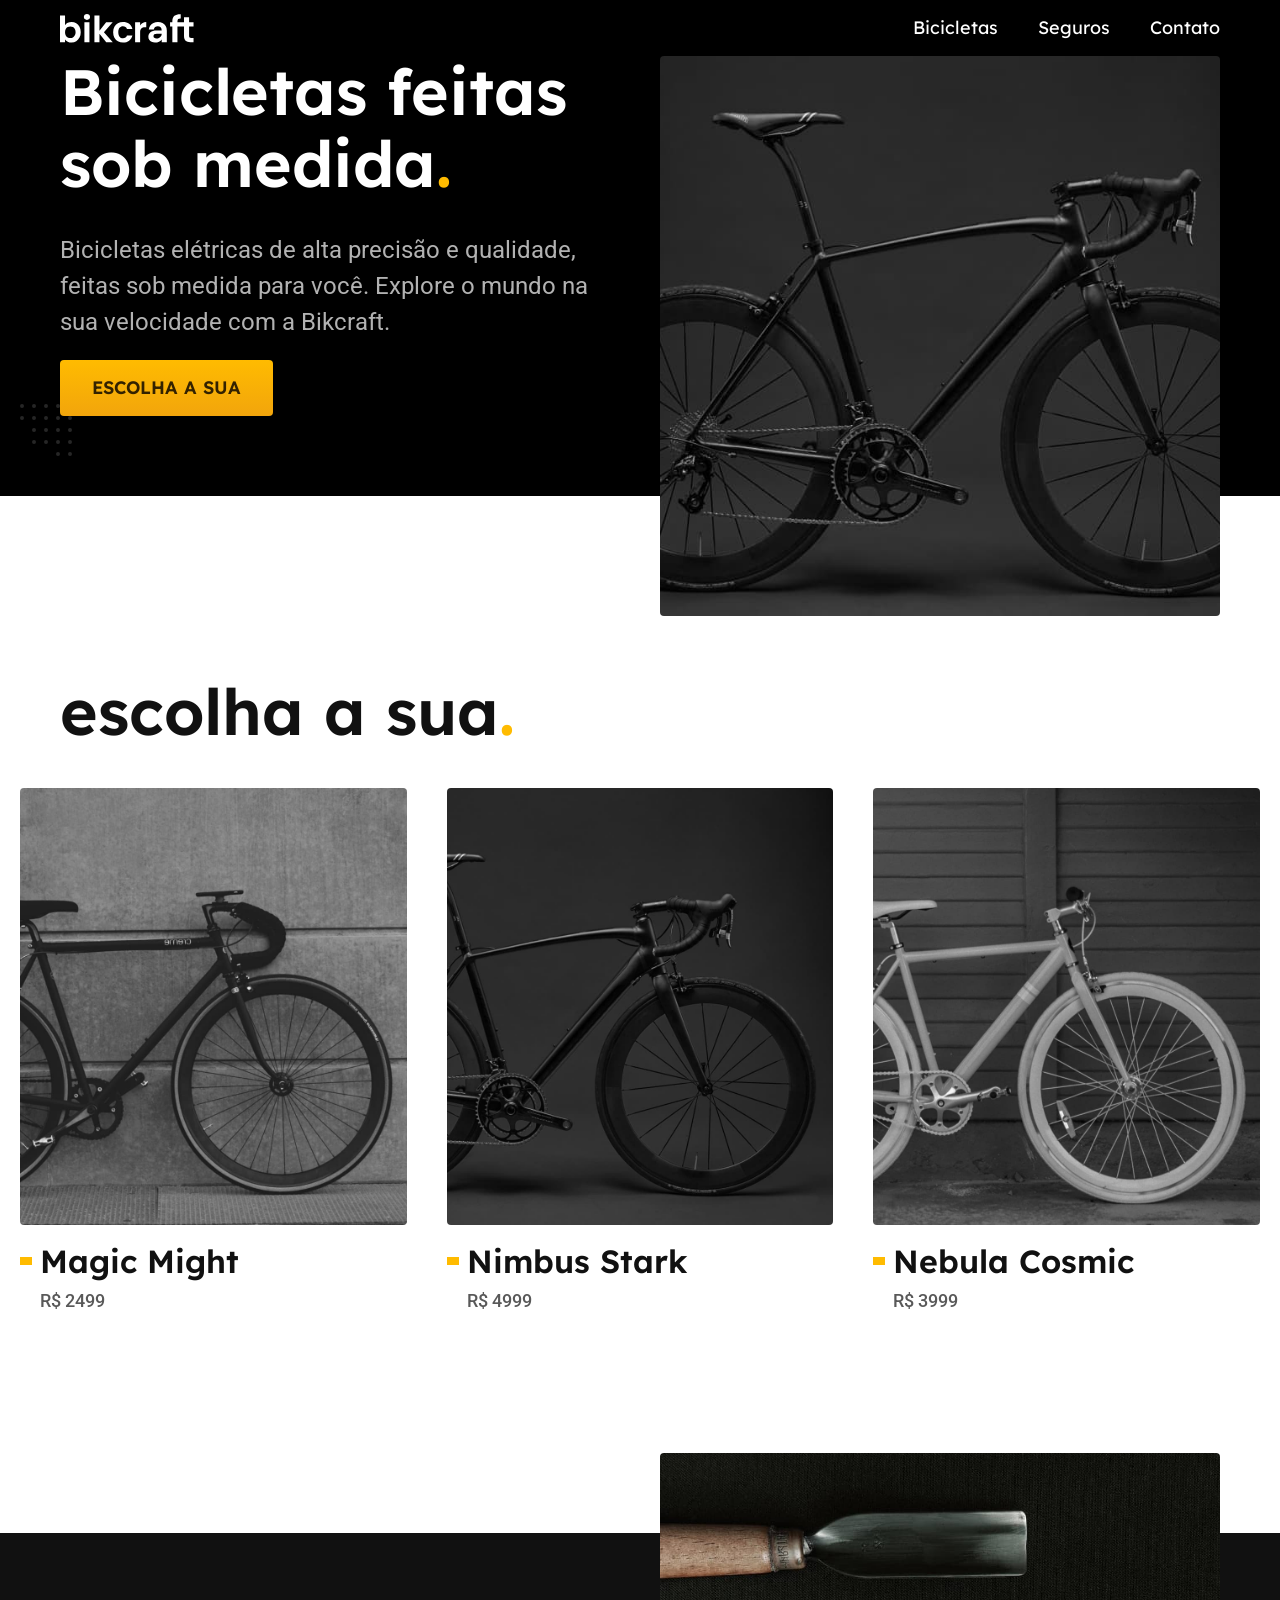
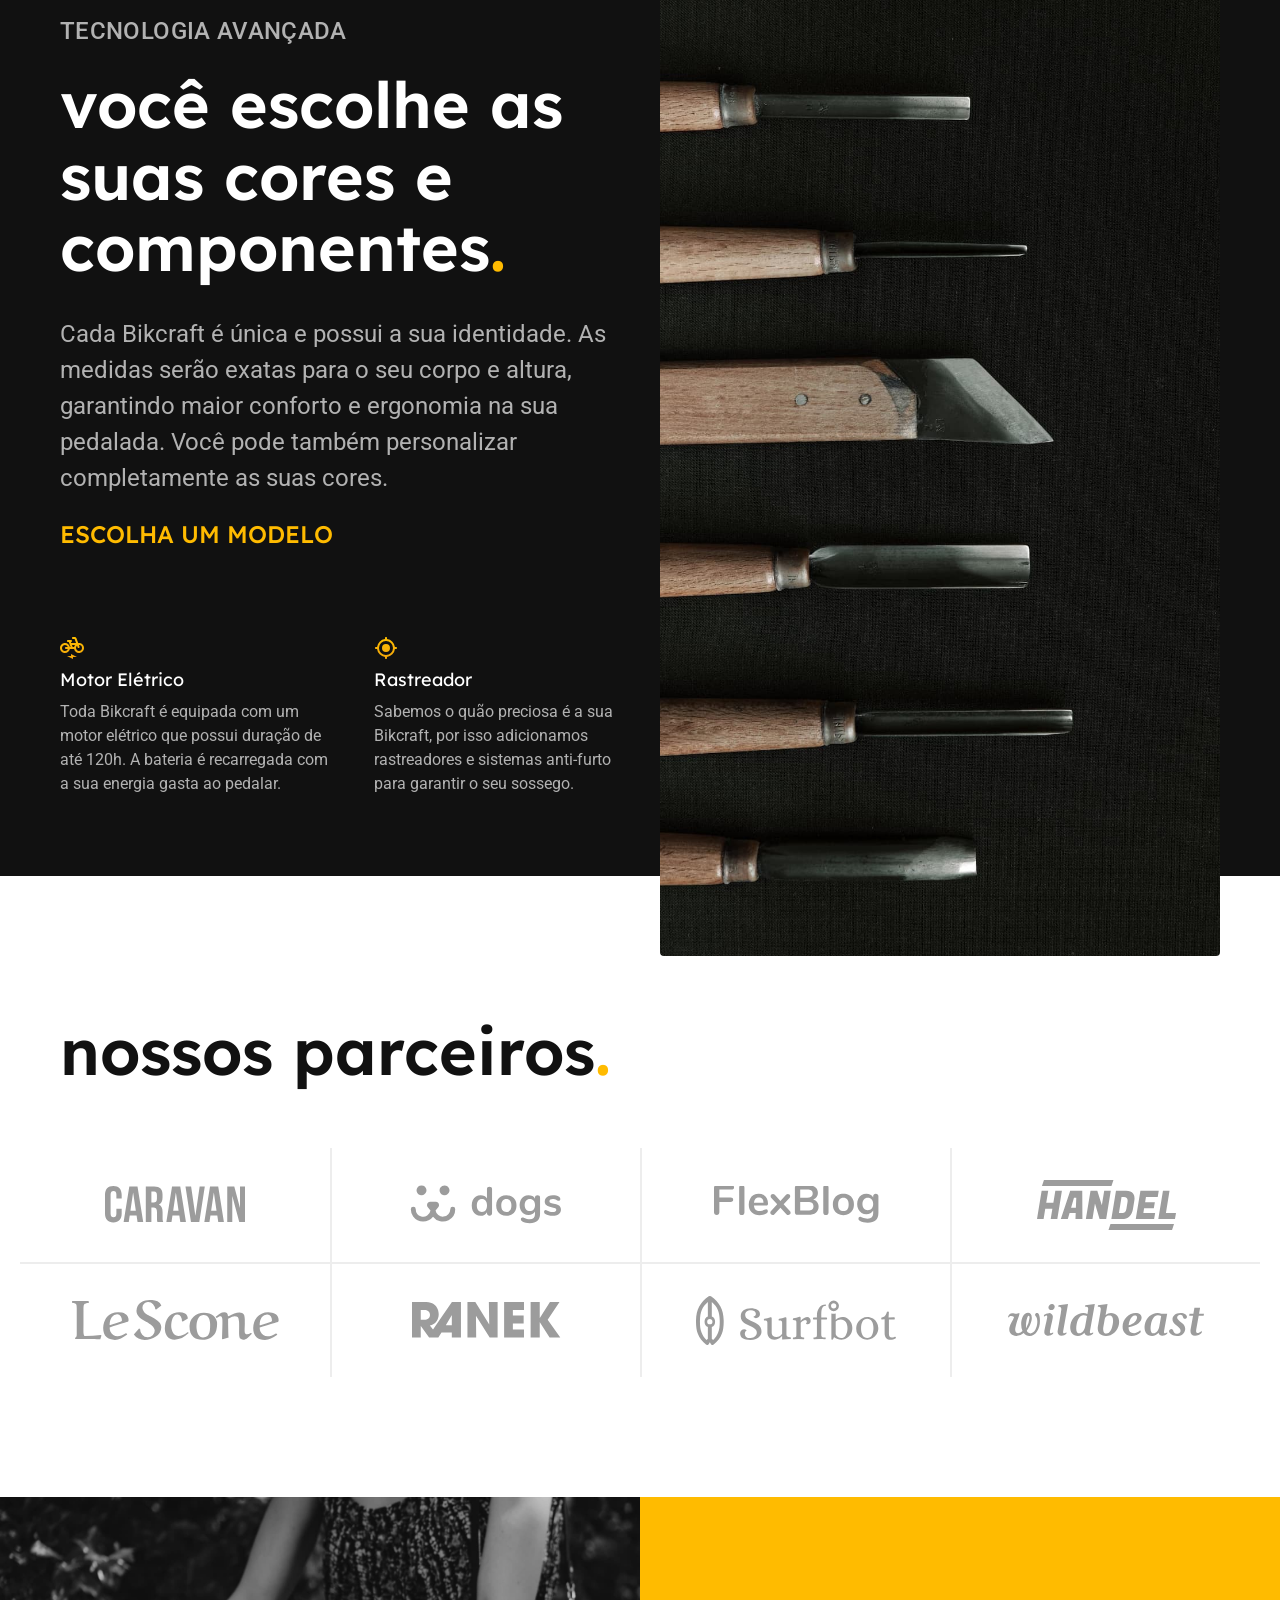
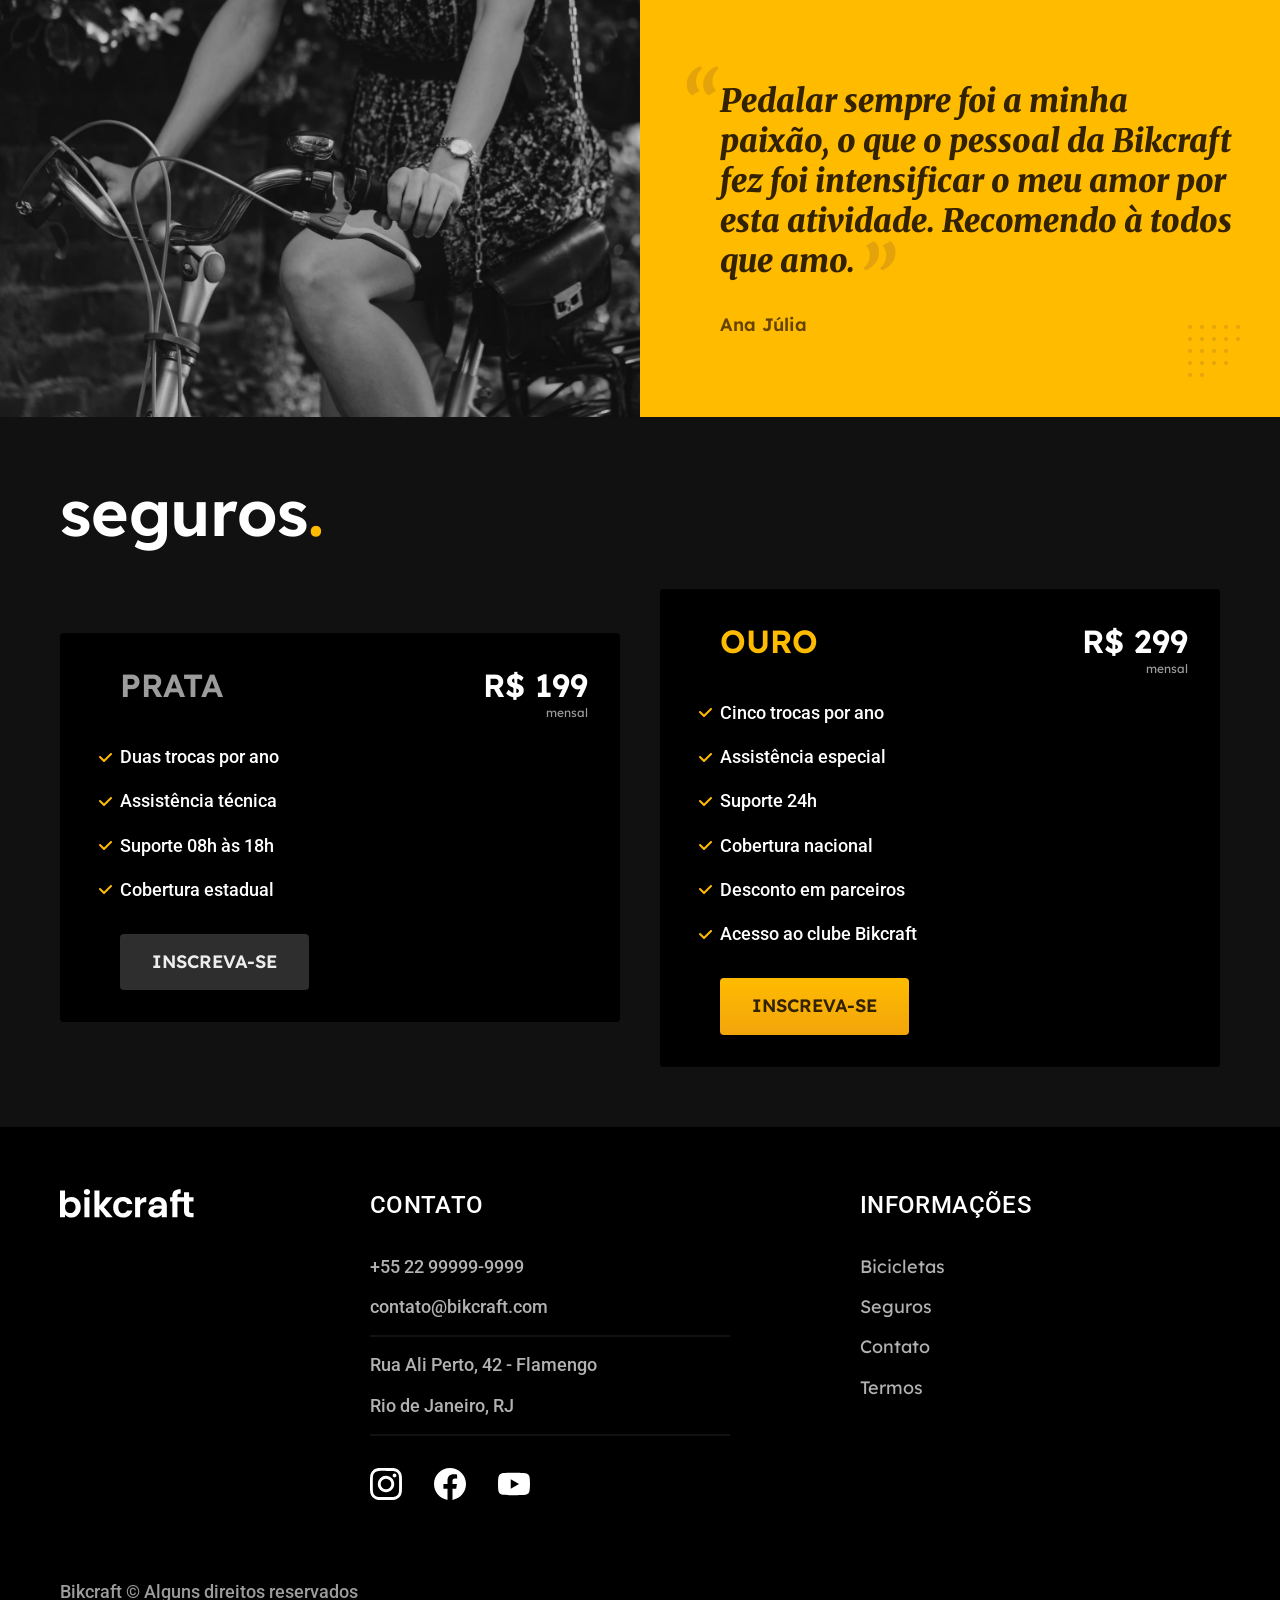
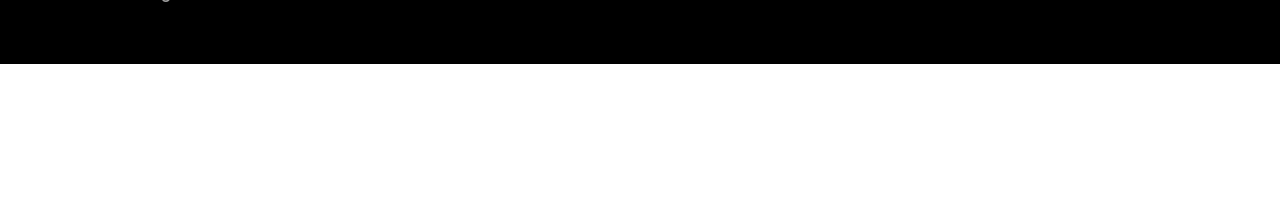
<file: index.html>
<!DOCTYPE html>
<html lang="pt-br">

<head>
  <meta charset="UTF-8">
  <meta name="viewport" content="width=device-width, initial-scale=1.0">
  <meta name="description" content="Bicicletas elétricas de alta precisão e qualidade, feitas sob medida para o cliente. Explore o mundo na sua velocidade com Bikcraft.">
  <link rel="preload" href="./styles/style.css" as="style">
  <link rel="stylesheet" href="./styles/style.css">
  <link rel="preconnect" href="https://fonts.googleapis.com">
  <link rel="preconnect" href="https://fonts.gstatic.com" crossorigin>
  <link href="https://fonts.googleapis.com/css2?family=Lexend:wght@100..900&family=Merriweather:ital,opsz,wght@0,18..144,300..900;1,18..144,300..900&family=Nunito:ital,wght@0,200..1000;1,200..1000&family=Roboto:ital,wdth,wght@0,75..100,100..900;1,75..100,100..900&family=Rubik:ital,wght@0,300..900;1,300..900&display=swap" rel="stylesheet">
  <title>Bikcraft - Bicicletas Elétricas</title>
</head>

<body>
  <header class="header-bg">
    <div class="header container">
      <a href="./index.html"><img src="./img/bikcraft.svg" width="136" height="32" alt="Bikcraft"></a>

      <nav aria-label="primaria">
        <ul class="header-menu font-1-m cor-0">
          <li><a href="./bicicletas.html">Bicicletas</a></li>
          <li><a href="./seguros.html">Seguros</a></li>
          <li><a href="./contato.html">Contato</a></li>
        </ul>
      </nav>
    </div>
  </header>

  <main class="introducao-bg">
    <div class="introducao container">
      <div class="introducao-conteudo">
        <h1 class="font-1-xxl cor-0">Bicicletas feitas sob medida<span class="cor-p1">.</span></h1>
        <p class="font-2-l cor-5">Bicicletas elétricas de alta precisão e qualidade, feitas sob medida para você. Explore o mundo na sua velocidade com a Bikcraft.</p>
        <a class="botao" href="./bicicletas.html">Escolha a sua</a>
      </div>
      <picture>
        <source media="(max-width: 800px)" srcset="./img/bicicletas/nimbus.jpg">
        <img src="./img/fotos/introducao.jpg" width="1280" height="1600" alt="Bicicleta elétrica preta">
      </picture>
    </div>
  </main>

  <article class="bicicletas-lista">
    <h2 class="container font-1-xxl">escolha a sua<span class="cor-p1">.</span></h2>

    <ul>
      <li><a href="./bicicletas/magic.html">
          <img src="./img/bicicletas/magic-home.jpg" width="920" height="1040" alt="Bicicleta preta">
          <h3 class="font-1-xl">Magic Might</h3>
          <span class="font-2-m cor-8">R$ 2499</span>
        </a>
      </li>
      <li><a href="./bicicletas/nimbus.html">
          <img src="./img/bicicletas/nimbus-home.jpg" width="920" height="1040" alt="Bicicleta preta">
          <h3 class="font-1-xl">Nimbus Stark</h3>
          <span class="font-2-m cor-8">R$ 4999</span>
        </a>
      </li>
      <li><a href="./bicicletas/nebula.html">
          <img src="./img/bicicletas/nebula-home.jpg" width="920" height="1040" alt="Bicicleta preta">
          <h3 class="font-1-xl">Nebula Cosmic</h3>
          <span class="font-2-m cor-8">R$ 3999</span>
        </a>
      </li>
    </ul>
  </article>

  <article class="tecnologia-bg">
    <div class="tecnologia container">
      <div class="tecnologia-conteudo">
        <span class="font-2-l-b cor-5">Tecnologia Avançada</span>
        <h2 class="font-1-xxl cor-0">você escolhe as suas cores e componentes<span class="cor-p1">.</span></h2>
        <p class="font-2-l cor-5">Cada Bikcraft é única e possui a sua identidade. As medidas serão exatas para o seu corpo e altura, garantindo maior conforto e ergonomia na sua pedalada. Você pode também personalizar completamente as suas cores.</p>
        <a class="link" href="./bicicletas.html">Escolha um modelo</a>
        <div class="tecnologia-vantagens">
          <div>
            <img src="./img/icones/eletrica.svg" width="24" height="24" alt="">
            <h3 class="font-1-m cor-0">Motor Elétrico</h3>
            <p class="font-2-s cor-5">Toda Bikcraft é equipada com um motor elétrico que possui duração de até 120h. A bateria é recarregada com a sua energia gasta ao pedalar.</p>
          </div>
          <div>
            <img src="./img/icones/rastreador.svg" width="24" height="24" alt="">
            <h3 class="font-1-m cor-0">Rastreador</h3>
            <p class="font-2-s cor-5">Sabemos o quão preciosa é a sua Bikcraft, por isso adicionamos rastreadores e sistemas anti-furto para garantir o seu sossego.</p>
          </div>
        </div>
      </div>
      <div class="tecnologia-imagem">
        <img src="./img/fotos/tecnologia.jpg" alt="">
      </div>
    </div>
  </article>

  <section class="parceiros" aria-label="Nossos Parceiros">
    <h2 class="container font-1-xxl">nossos parceiros<span class="cor-p1">.</span></h2>

    <ul>
      <li><img src="./img/parceiros/caravan.svg" width="140" height="38" alt="caravan"></li>
      <li><img src="./img/parceiros/dogs.svg" width="152" height="39" alt="dogs"></li>
      <li><img src="./img/parceiros/flexblog.svg" width="165" height="38" alt="flexblog"></li>
      <li><img src="./img/parceiros/handel.svg" width="139" height="50" alt="handel"></li>
      <li><img src="./img/parceiros/lescone.svg" width="208" height="41" alt="lescone"></li>
      <li><img src="./img/parceiros/ranek.svg" width="149" height="36" alt="ranek"></li>
      <li><img src="./img/parceiros/surfbot.svg" width="200" height="49" alt="surfbot"></li>
      <li><img src="./img/parceiros/wildbeast.svg" width="196" height="34" alt="wildbeast"></li>
    </ul>
  </section>

  <section class="depoimento" aria-label="Depoimento">
    <div>
      <img src="./img/fotos/depoimento.jpg" width="1560" height="1360" alt="pessoa pedalando uma bicicleta">
    </div>
    <div class="depoimento-conteudo">
      <blockquote class="font-1-xl cor-p5">
        <p>Pedalar sempre foi a minha paixão, o que o pessoal da Bikcraft fez foi intensificar o meu amor por esta atividade. Recomendo à todos que amo.</p>
      </blockquote>
      <span class="font-1-m-b cor-p4">Ana Júlia</span>
    </div>
  </section>

  <article class="seguros-bg">
    <div class="seguros container">
      <h2 class="font-1-xxl cor-0">seguros<span class="cor-p1">.</span></h2>
      <div class="seguros-item">
        <h3 class="font-1-xl cor-6">PRATA</h3>
        <span class="font-1-xl cor-0">R$ 199 <span class="font-1-xs cor-6">mensal</span></span>
        <ul class="font-2-m cor-0">
          <li>Duas trocas por ano</li>
          <li>Assistência técnica</li>
          <li>Suporte 08h às 18h</li>
          <li>Cobertura estadual</li>
        </ul>
        <a class="botao secundario" href="./orcamento.html">Inscreva-se</a>
      </div>
      <div class="seguros-item">
        <h3 class="font-1-xl cor-p1">OURO</h3>
        <span class="font-1-xl cor-0">R$ 299 <span class="font-1-xs cor-6">mensal</span></span>
        <ul class="font-2-m cor-0">
          <li>Cinco trocas por ano</li>
          <li>Assistência especial</li>
          <li>Suporte 24h</li>
          <li>Cobertura nacional</li>
          <li>Desconto em parceiros</li>
          <li>Acesso ao clube Bikcraft</li>
        </ul>
        <a class="botao" href="./orcamento.html">Inscreva-se</a>
      </div>
    </div>
  </article>

  <footer class="footer-bg">
    <div class="footer container">
      <img src="./img/bikcraft.svg" width="136" height="32" alt="Bikcraft">
      <div class="footer-contato">
        <h3 class="font-2-l-b cor-0">Contato</h3>
        <ul class="font-2-m cor-5">
          <li><a href="tel:+5522999999999">+55 22 99999-9999</a></li>
          <li><a href="mailto:contato@bikcraft.com">contato@bikcraft.com</a></li>
          <li>Rua Ali Perto, 42 - Flamengo</li>
          <li>Rio de Janeiro, RJ</li>
        </ul>
        <div class="footer-redes">
          <a href="./"><img src="./img/redes/instagram.svg" width="32" height="32" alt="Instagram"></a>
          <a href="./"><img src="./img/redes/facebook.svg" width="32" height="32" alt="Facebook"></a>
          <a href="./"><img src="./img/redes/youtube.svg" width="32" height="32" alt="YouTube"></a>
        </div>
      </div>
      <div class="footer-informacoes">
        <h3 class="font-2-l-b cor-0">Informações</h3>
        <nav>
          <ul class="font-1-m cor-5">
            <li><a href="./bicicletas.html">Bicicletas</a></li>
            <li><a href="./seguros.html">Seguros</a></li>
            <li><a href="./contato.html">Contato</a></li>
            <li><a href="./termos.html">Termos</a></li>
          </ul>
        </nav>
      </div>
      <p class="footer-copy font-2-m cor-6">Bikcraft © Alguns direitos reservados </p>
    </div>
  </footer>

</body>

</html>
</file>
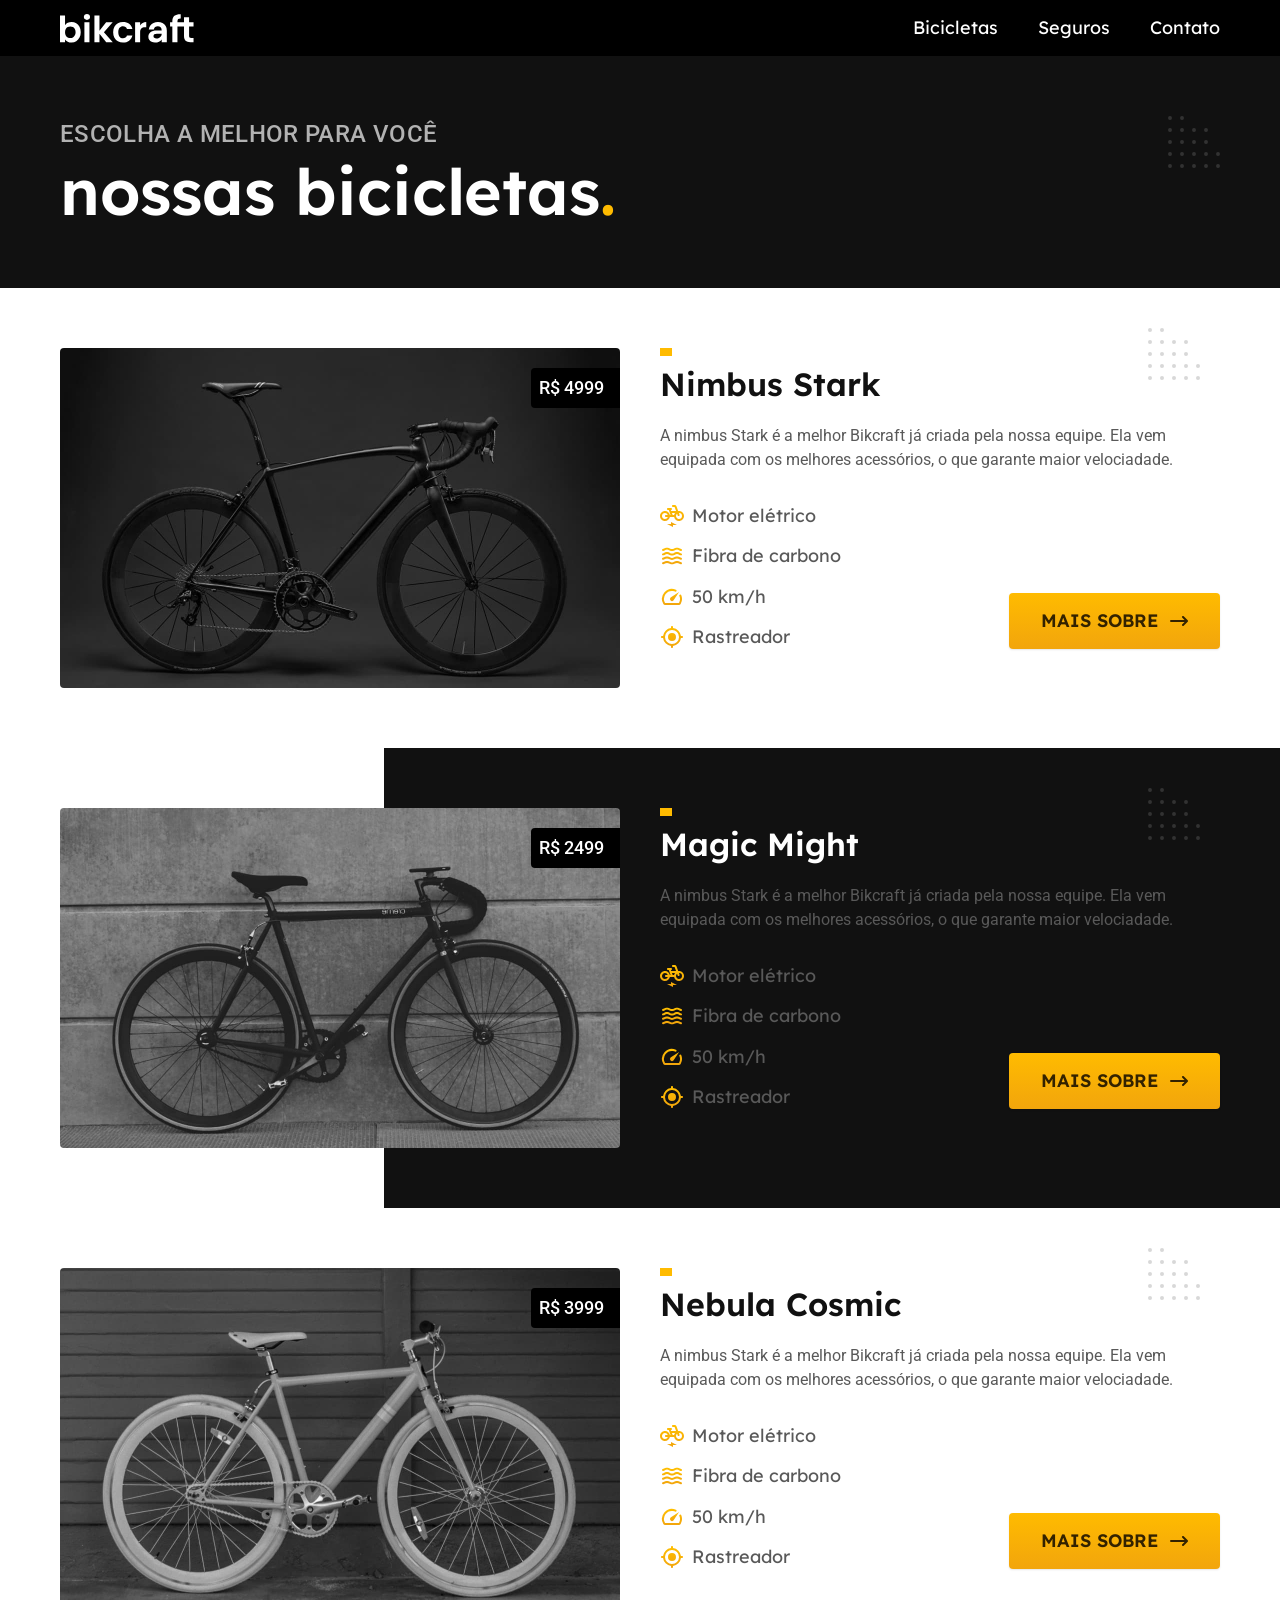
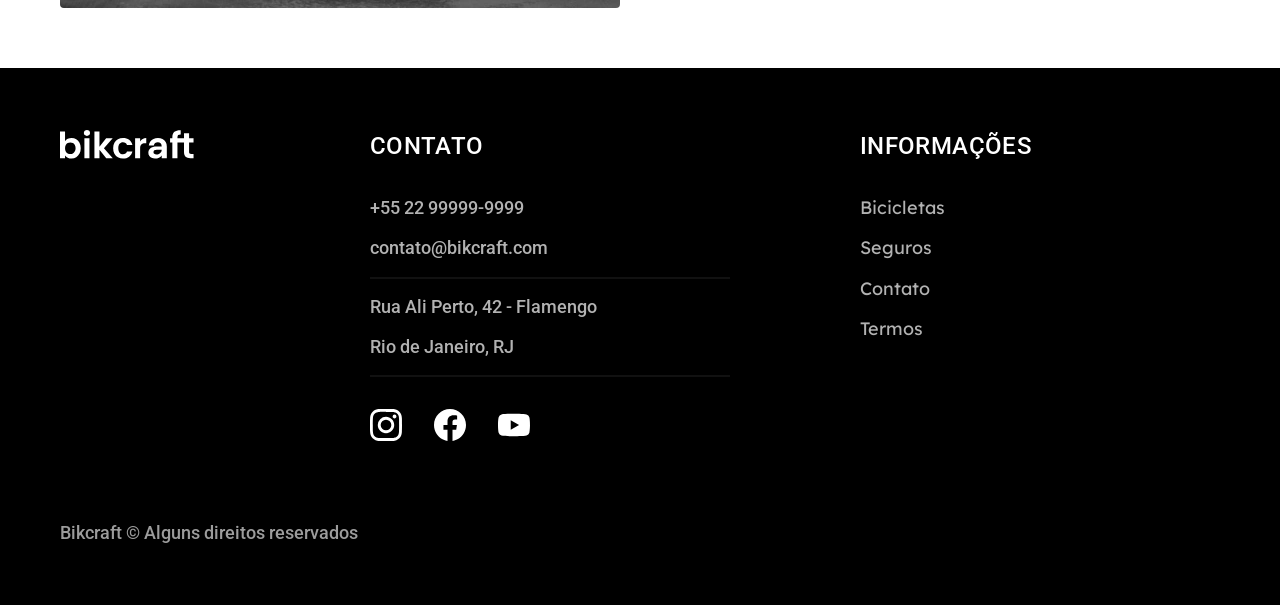
<file: bicicletas.html>
<!DOCTYPE html>
<html lang="pt-br">

<head>
  <meta charset="UTF-8">
  <meta name="viewport" content="width=device-width, initial-scale=1.0">
  <meta name="description" content="Termos e condições">
  <link rel="preload" href="./styles/style.css" as="style">
  <link rel="stylesheet" href="./styles/style.css">
  <link rel="preconnect" href="https://fonts.googleapis.com">
  <link rel="preconnect" href="https://fonts.gstatic.com" crossorigin>
  <link href="https://fonts.googleapis.com/css2?family=Lexend:wght@100..900&family=Merriweather:ital,opsz,wght@0,18..144,300..900;1,18..144,300..900&family=Nunito:ital,wght@0,200..1000;1,200..1000&family=Roboto:ital,wdth,wght@0,75..100,100..900;1,75..100,100..900&family=Rubik:ital,wght@0,300..900;1,300..900&display=swap" rel="stylesheet">
  <title>Bicicletas | Bikcraft</title>
</head>

<body id="bicicletas">
  <header class="header-bg">
    <div class="header container">
      <a href="./index.html"><img src="./img/bikcraft.svg" alt="Bikcraft"></a>

      <nav aria-label="primaria">
        <ul class="header-menu font-1-m cor-0">
          <li><a href="./bicicletas.html">Bicicletas</a></li>
          <li><a href="./seguros.html">Seguros</a></li>
          <li><a href="./contato.html">Contato</a></li>
        </ul>
      </nav>
    </div>
  </header>

  <main>
    <div class="titulo-bg">
      <div class="titulo container">
        <p class="font-2-l-b cor-5">Escolha a melhor para você</p>
        <h1 class="font-1-xxl cor-0">nossas bicicletas<span class="cor-p1">.</span></h1>
      </div>
    </div>

    <div class="bicicletas container">
      <div class="bicicletas-imagem">
        <img src="./img/bicicletas/nimbus.jpg" alt="Bicicleta preto">
        <span class="font-2-m cor-0">R$ 4999</span>
      </div>
      <div class="bicicletas-conteudo">
        <h2 class="font-1-xl">Nimbus Stark</h2>
        <p class="font-2-s cor-8">A nimbus Stark é a melhor Bikcraft já criada pela nossa equipe. Ela vem equipada com os melhores acessórios, o que garante maior velociadade.</p>
        <ul class="font-1-m cor-8">
          <li>
            <img src="./img/icones/eletrica.svg" alt="">
            Motor elétrico
          </li>
          <li>
            <img src="./img/icones/carbono.svg" alt="">
            Fibra de carbono
          </li>
          <li>
            <img src="./img/icones/velocidade.svg" alt="">
            50 km/h
          </li>
          <li>
            <img src="./img/icones/rastreador.svg" alt="">
            Rastreador
          </li>
        </ul>
        <a class="botao seta" href="./bicicletas/nimbus.html">Mais Sobre</a>
      </div>
    </div>

    <div class="bicicletas-bg">
      <div class="bicicletas container">
        <div class="bicicletas-imagem">
          <img src="./img/bicicletas/magic.jpg" alt="Bicicleta preto">
          <span class="font-2-m cor-0">R$ 2499</span>
        </div>
        <div class="bicicletas-conteudo">
          <h2 class="font-1-xl cor-0">Magic Might</h2>
          <p class="font-2-s cor-8">A nimbus Stark é a melhor Bikcraft já criada pela nossa equipe. Ela vem equipada com os melhores acessórios, o que garante maior velociadade.</p>
          <ul class="font-1-m cor-8">
            <li>
              <img src="./img/icones/eletrica.svg" alt="">
              Motor elétrico
            </li>
            <li>
              <img src="./img/icones/carbono.svg" alt="">
              Fibra de carbono
            </li>
            <li>
              <img src="./img/icones/velocidade.svg" alt="">
              50 km/h
            </li>
            <li>
              <img src="./img/icones/rastreador.svg" alt="">
              Rastreador
            </li>
          </ul>
          <a class="botao seta" href="./bicicletas/magic.html">Mais Sobre</a>
        </div>
      </div>
    </div>

    <div class="bicicletas container">
      <div class="bicicletas-imagem">
        <img src="./img/bicicletas/nebula.jpg" alt="Bicicleta preto">
        <span class="font-2-m cor-0">R$ 3999</span>
      </div>
      <div class="bicicletas-conteudo">
        <h2 class="font-1-xl">Nebula Cosmic</h2>
        <p class="font-2-s cor-8">A nimbus Stark é a melhor Bikcraft já criada pela nossa equipe. Ela vem equipada com os melhores acessórios, o que garante maior velociadade.</p>
        <ul class="font-1-m cor-8">
          <li>
            <img src="./img/icones/eletrica.svg" alt="">
            Motor elétrico
          </li>
          <li>
            <img src="./img/icones/carbono.svg" alt="">
            Fibra de carbono
          </li>
          <li>
            <img src="./img/icones/velocidade.svg" alt="">
            50 km/h
          </li>
          <li>
            <img src="./img/icones/rastreador.svg" alt="">
            Rastreador
          </li>
        </ul>
        <a class="botao seta" href="./bicicletas/nebula.html">Mais Sobre</a>
      </div>
    </div>


  </main>

  <footer class="footer-bg">
    <div class="footer container">
      <img src="./img/bikcraft.svg" alt="Bikcraft">
      <div class="footer-contato">
        <h3 class="font-2-l-b cor-0">Contato</h3>
        <ul class="font-2-m cor-5">
          <li><a href="tel:+5522999999999">+55 22 99999-9999</a></li>
          <li><a href="mailto:contato@bikcraft.com">contato@bikcraft.com</a></li>
          <li>Rua Ali Perto, 42 - Flamengo</li>
          <li>Rio de Janeiro, RJ</li>
        </ul>
        <div class="footer-redes">
          <a href="./"><img src="./img/redes/instagram.svg" alt="Instagram"></a>
          <a href="./"><img src="./img/redes/facebook.svg" alt="Facebook"></a>
          <a href="./"><img src="./img/redes/youtube.svg" alt="YouTube"></a>
        </div>
      </div>
      <div class="footer-informacoes">
        <h3 class="font-2-l-b cor-0">Informações</h3>
        <nav>
          <ul class="font-1-m cor-5">
            <li><a href="./bicicletas.html">Bicicletas</a></li>
            <li><a href="./seguros.html">Seguros</a></li>
            <li><a href="./contato.html">Contato</a></li>
            <li><a href="./termos.html">Termos</a></li>
          </ul>
        </nav>
      </div>
      <p class="footer-copy font-2-m cor-6">Bikcraft © Alguns direitos reservados </p>
    </div>
  </footer>

</body>

</html>
</file>
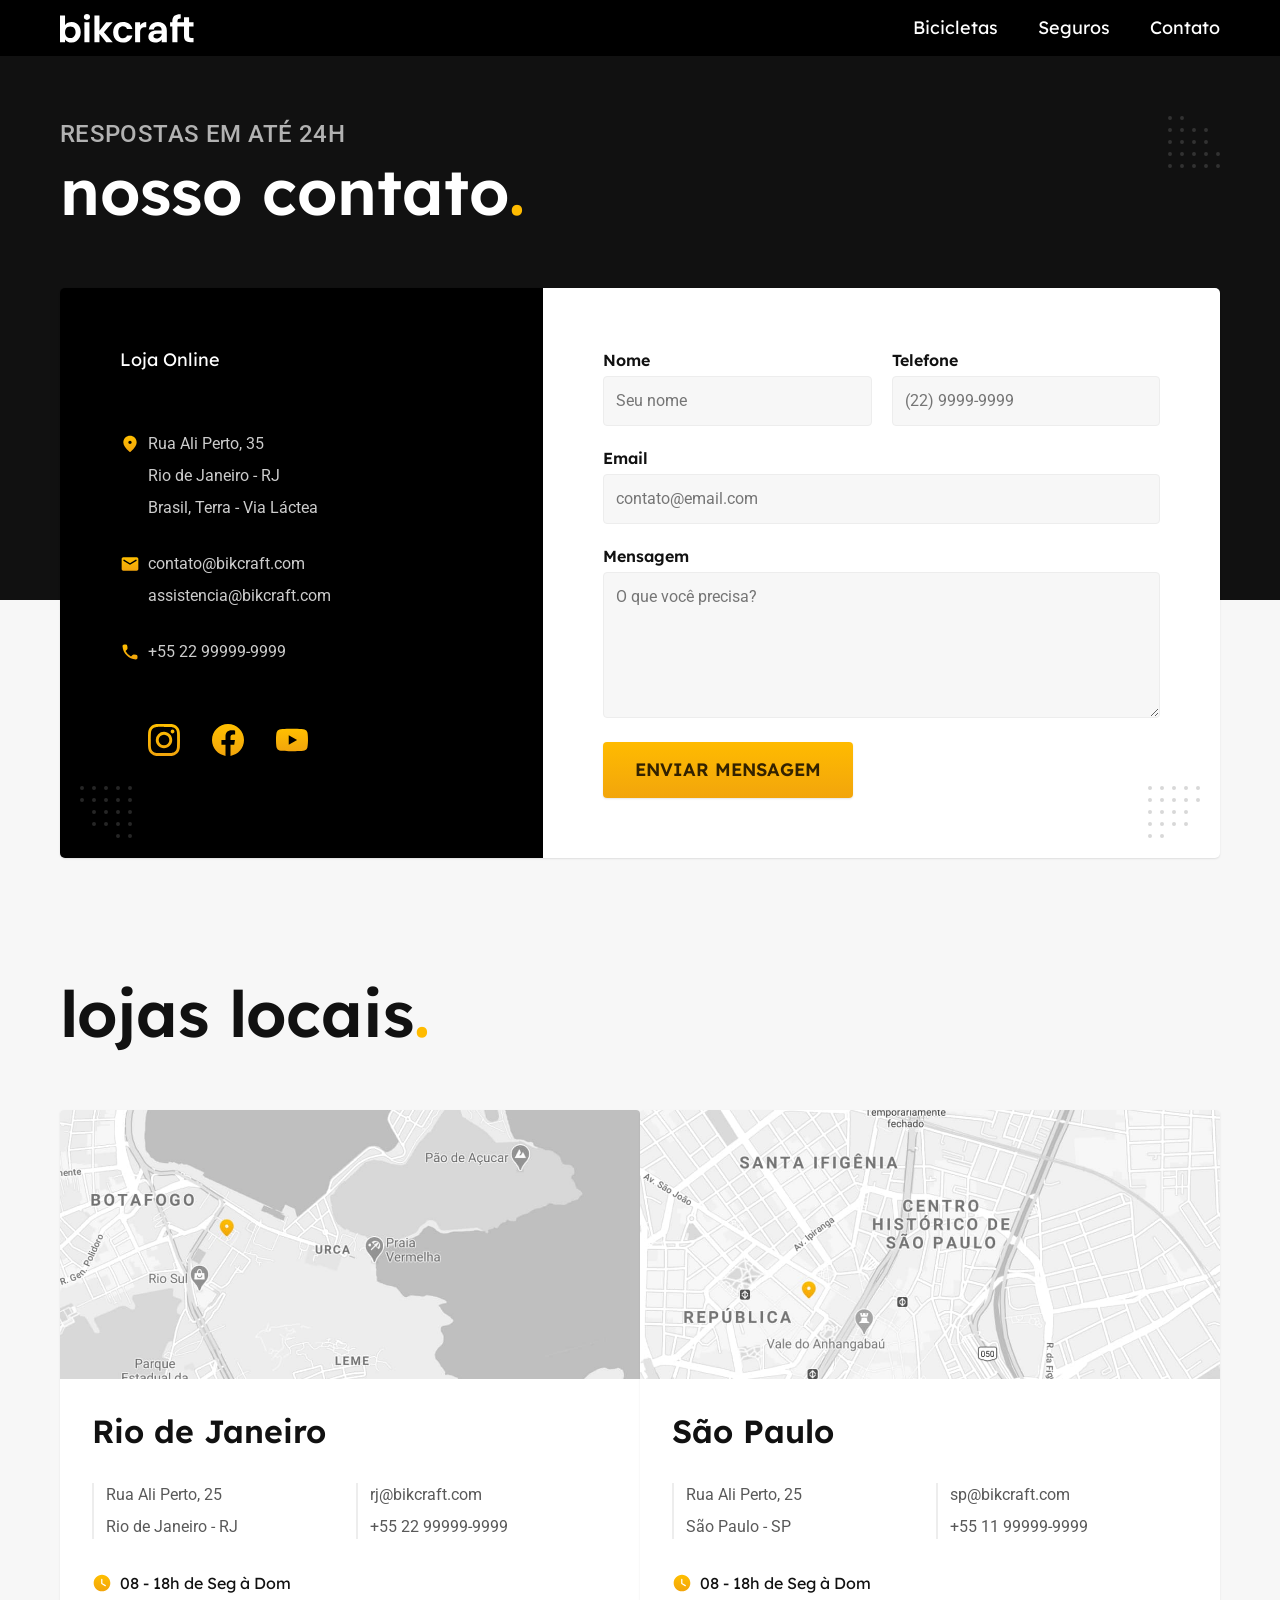
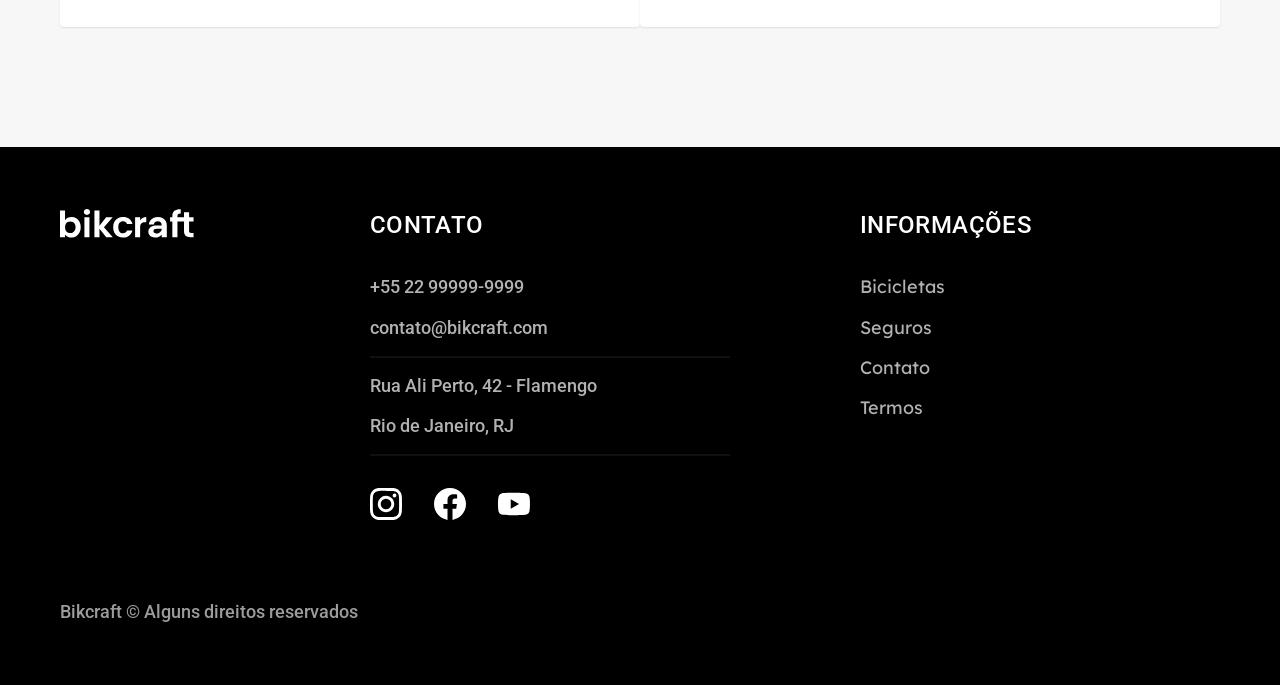
<file: contato.html>
<!DOCTYPE html>
<html lang="pt-br">

<head>
  <meta charset="UTF-8">
  <meta name="viewport" content="width=device-width, initial-scale=1.0">
  <meta name="description" content="Termos e condições">
  <link rel="preload" href="./styles/style.css" as="style">
  <link rel="stylesheet" href="./styles/style.css">
  <link rel="preconnect" href="https://fonts.googleapis.com">
  <link rel="preconnect" href="https://fonts.gstatic.com" crossorigin>
  <link href="https://fonts.googleapis.com/css2?family=Lexend:wght@100..900&family=Merriweather:ital,opsz,wght@0,18..144,300..900;1,18..144,300..900&family=Nunito:ital,wght@0,200..1000;1,200..1000&family=Roboto:ital,wdth,wght@0,75..100,100..900;1,75..100,100..900&family=Rubik:ital,wght@0,300..900;1,300..900&display=swap" rel="stylesheet">
  <title>Contato | Bikcraft</title>
</head>

<body id="contato">
  <header class="header-bg">
    <div class="header container">
      <a href="./index.html"><img src="./img/bikcraft.svg" alt="Bikcraft"></a>

      <nav aria-label="primaria">
        <ul class="header-menu font-1-m cor-0">
          <li><a href="./bicicletas.html">Bicicletas</a></li>
          <li><a href="./seguros.html">Seguros</a></li>
          <li><a href="./contato.html">Contato</a></li>
        </ul>
      </nav>
    </div>
  </header>

  <main>
    <div class="titulo-bg">
      <div class="titulo container">
        <p class="font-2-l-b cor-5">Respostas em até 24h</p>
        <h1 class="font-1-xxl cor-0">nosso contato<span class="cor-p1">.</span></h1>
      </div>
    </div>

    <div class="contato container">
      <section class="contato-dados" aria-label="Endereço">
        <h2 class="font-1-m cor-0">Loja Online</h2>
        <div class="contato-endereco font-2-s cor-4">
          <p>Rua Ali Perto, 35</p>
          <p>Rio de Janeiro - RJ</p>
          <p>Brasil, Terra - Via Láctea</p>
        </div>
        <address class="contato-meios font-2-s cor-4">
          <a href="mailto:contato@bikcraft.com">contato@bikcraft.com</a>
          <a href="mailto:assistencia@bikcraft.com">assistencia@bikcraft.com</a>
          <a href="tel:+5522999999999">+55 22 99999-9999</a>
        </address>
        <div class="contato-redes">
          <a href="./"><img src="./img/redes/instagram-p.svg" alt="Instagram"></a>
          <a href="./"><img src="./img/redes/facebook-p.svg" alt="Facebook"></a>
          <a href="./"><img src="./img/redes/youtube-p.svg" alt="YouTube"></a>
        </div>
      </section>

      <section class="contato-formulario" aria-label="Formulário">
        <form class="form" action="./contato.html">
          <div>
            <label for="nome">Nome</label>
            <input type="text" id="nome" name="nome" placeholder="Seu nome">
          </div>
          <div>
            <label for="telefone">Telefone</label>
            <input type="text" id="telefone" name="telefone" placeholder="(22) 9999-9999">
          </div>
          <div class="col-2">
            <label for="email">Email</label>
            <input type="email" id="email" name="email" placeholder="contato@email.com">
          </div>
          <div class="col-2">
            <label for="mensagem">Mensagem</label>
            <textarea rows="5" id="mensagem" name="mensagem" placeholder="O que você precisa?"></textarea>
          </div>
          <button class="botao col-2">Enviar Mensagem</button>
        </form>
      </section>
    </div>
  </main>

  <article class="lojas container">
    <h2 class="font-1-xxl">lojas locais<span class="cor-p1">.</span></h2>
    <div class="lojas-item">
      <img src="./img/lojas/rj.jpg" alt="mapa marcando o endereço em Rua Ali Perto, 25 - Rio de Janeiro - RJ">
      <div class="lojas-conteudo">
        <h3 class="font-1-xl">Rio de Janeiro</h3>
        <div class="lojas-dados font-2-s cor-8">
          <p>Rua Ali Perto, 25</p>
          <p>Rio de Janeiro - RJ</p>
        </div>
        <div class="lojas-dados font-2-s cor-8">
          <a href="mailto:rj@bikcraft.com">rj@bikcraft.com</a>
          <a href="tel:+5522999999999">+55 22 99999-9999</a>
        </div>
        <p class="lojas-tempo font-1-s"><img src="./img/icones/horario.svg" alt="">08 - 18h de Seg à Dom</p>
      </div>
    </div>

    <div class="lojas-item">
      <img src="./img/lojas/sp.jpg" alt="mapa marcando o endereço em Rua Ali Perto, 25 - São Paulo - SP">
      <div class="lojas-conteudo">
        <h3 class="font-1-xl">São Paulo</h3>
        <div class="lojas-dados font-2-s cor-8">
          <p>Rua Ali Perto, 25</p>
          <p>São Paulo - SP</p>
        </div>
        <div class="lojas-dados font-2-s cor-8">
          <a href="mailto:sp@bikcraft.com">sp@bikcraft.com</a>
          <a href="tel:+5522999999999">+55 11 99999-9999</a>
        </div>
        <p class="lojas-tempo font-1-s"><img src="./img/icones/horario.svg" alt="">08 - 18h de Seg à Dom</p>
      </div>
    </div>
  </article>


  <footer class="footer-bg">
    <div class="footer container">
      <img src="./img/bikcraft.svg" alt="Bikcraft">
      <div class="footer-contato">
        <h3 class="font-2-l-b cor-0">Contato</h3>
        <ul class="font-2-m cor-5">
          <li><a href="tel:+5522999999999">+55 22 99999-9999</a></li>
          <li><a href="mailto:contato@bikcraft.com">contato@bikcraft.com</a></li>
          <li>Rua Ali Perto, 42 - Flamengo</li>
          <li>Rio de Janeiro, RJ</li>
        </ul>
        <div class="footer-redes">
          <a href="./"><img src="./img/redes/instagram.svg" alt="Instagram"></a>
          <a href="./"><img src="./img/redes/facebook.svg" alt="Facebook"></a>
          <a href="./"><img src="./img/redes/youtube.svg" alt="YouTube"></a>
        </div>
      </div>
      <div class="footer-informacoes">
        <h3 class="font-2-l-b cor-0">Informações</h3>
        <nav>
          <ul class="font-1-m cor-5">
            <li><a href="./bicicletas.html">Bicicletas</a></li>
            <li><a href="./seguros.html">Seguros</a></li>
            <li><a href="./contato.html">Contato</a></li>
            <li><a href="./termos.html">Termos</a></li>
          </ul>
        </nav>
      </div>
      <p class="footer-copy font-2-m cor-6">Bikcraft © Alguns direitos reservados </p>
    </div>
  </footer>

</body>

</html>
</file>
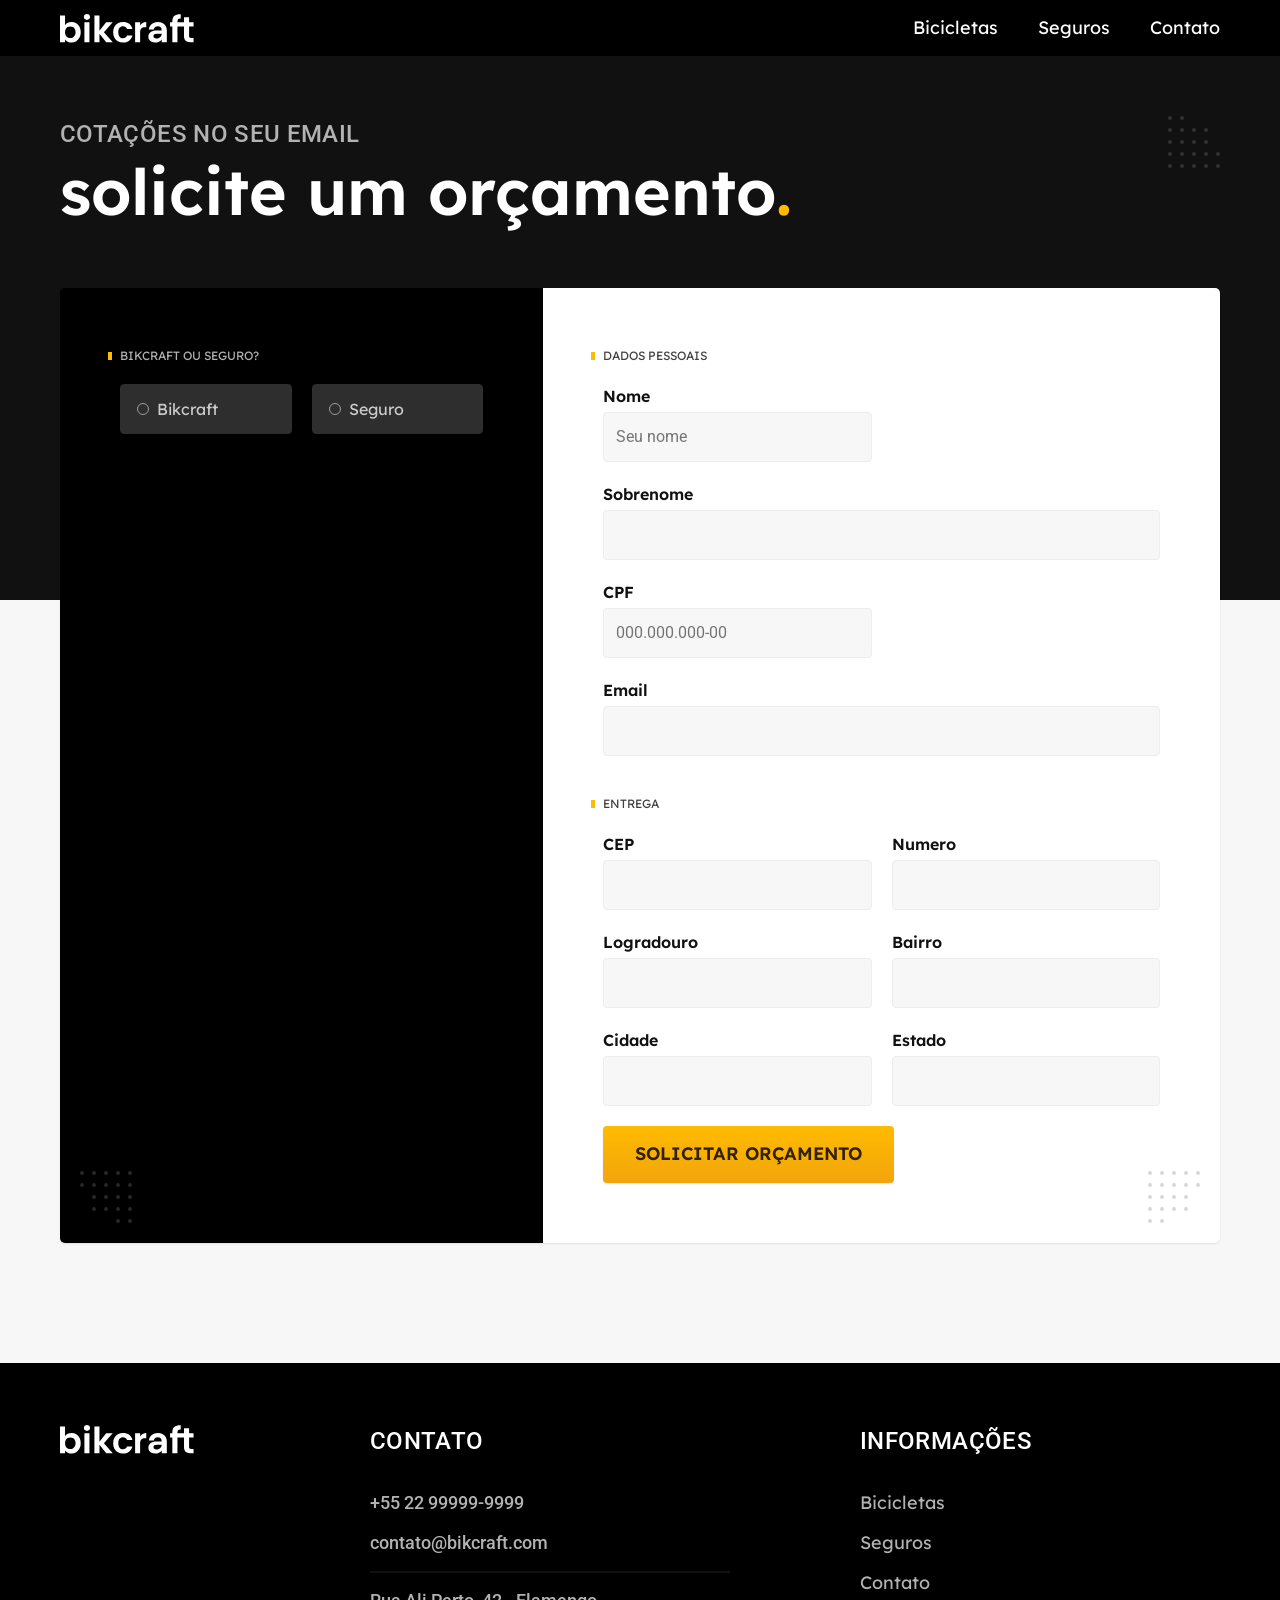
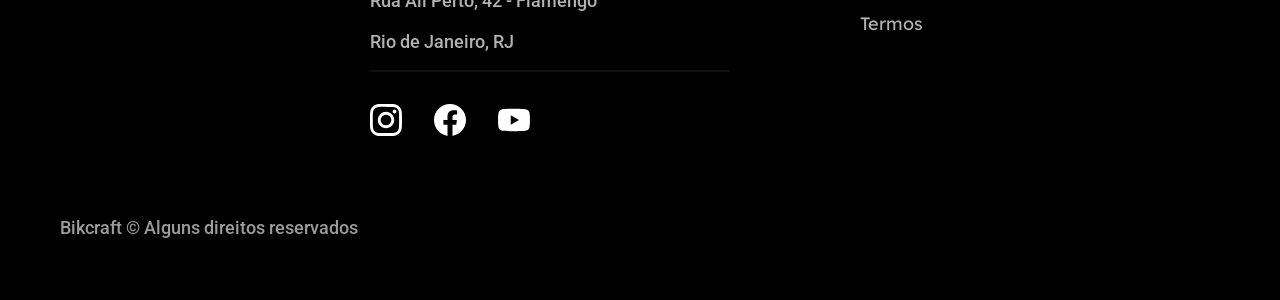
<file: orcamento.html>
<!DOCTYPE html>
<html lang="pt-br">

<head>
  <meta charset="UTF-8">
  <meta name="viewport" content="width=device-width, initial-scale=1.0">
  <meta name="description" content="Termos e condições">
  <link rel="preload" href="./styles/style.css" as="style">
  <link rel="stylesheet" href="./styles/style.css">
  <link rel="preconnect" href="https://fonts.googleapis.com">
  <link rel="preconnect" href="https://fonts.gstatic.com" crossorigin>
  <link href="https://fonts.googleapis.com/css2?family=Lexend:wght@100..900&family=Merriweather:ital,opsz,wght@0,18..144,300..900;1,18..144,300..900&family=Nunito:ital,wght@0,200..1000;1,200..1000&family=Roboto:ital,wdth,wght@0,75..100,100..900;1,75..100,100..900&family=Rubik:ital,wght@0,300..900;1,300..900&display=swap" rel="stylesheet">
  <title>Orçamento | Bikcraft</title>
</head>

<body id="orcamento">
  <header class="header-bg">
    <div class="header container">
      <a href="./index.html"><img src="./img/bikcraft.svg" alt="Bikcraft"></a>

      <nav aria-label="primaria">
        <ul class="header-menu font-1-m cor-0">
          <li><a href="./bicicletas.html">Bicicletas</a></li>
          <li><a href="./seguros.html">Seguros</a></li>
          <li><a href="./contato.html">Contato</a></li>
        </ul>
      </nav>
    </div>
  </header>

  <main>
    <div class="titulo-bg">
      <div class="titulo container">
        <p class="font-2-l-b cor-5">Cotações no seu email</p>
        <h1 class="font-1-xxl cor-0">solicite um orçamento<span class="cor-p1">.</span></h1>
      </div>
    </div>

    <form class="orcamento container" action="./">
      <div class="orcamento-produto">
        <h2 class="font-1-xs cor-5"> Bikcraft ou Seguro?</h2>

        <input type="radio" name="tipo" value="bikcraft" id="bikcraft">
        <label for="bikcraft">Bikcraft</label>

        <input type="radio" name="tipo" value="seguro" id="seguro">
        <label for="seguro">Seguro</label>

        <div class="orcamento-conteudo" id="orcamento-bikcraft">
          <h2 class="font-1-xs cor-5">Escolha a sua (Bikcraft)</h2>

          <input type="radio" name="produto" value="nimbus" id="nimbus">
          <label for="nimbus">Nimbus Stark <span>R$ 4999</span></label>
          <div class="orcamento-detalhes">
            <ul class="font-1-xs cor-8">
              <li><img src="./img/icones/eletrica.svg" alt="">Motor Elétrico</li>
              <li><img src="./img/icones/carbono.svg" alt="">Fibra de Carbono</li>
              <li><img src="./img/icones/velocidade.svg" alt="">50 km/h</li>
              <li><img src="./img/icones/rastreador.svg" alt="">Rastreador</li>
            </ul>
            <img src="./img/bicicletas/nimbus.jpg" alt="Bicicleta Preta">
          </div>

          <input type="radio" name="produto" value="magic" id="magic">
          <label for="magic">Magic Might <span>R$ 2499</span></label>
          <div class="orcamento-detalhes">
            <ul class="font-1-xs cor-8">
              <li><img src="./img/icones/eletrica.svg" alt="">Motor Elétrico</li>
              <li><img src="./img/icones/carbono.svg" alt="">Fibra de Carbono</li>
              <li><img src="./img/icones/velocidade.svg" alt="">45 km/h</li>
              <li><img src="./img/icones/rastreador.svg" alt="">Rastreador</li>
            </ul>
            <img src="./img/bicicletas/magic.jpg" alt="Bicicleta Preta">
          </div>

          <input type="radio" name="produto" value="nebula" id="nebula">
          <label for="nebula">Nebula Cosmic <span>R$ 3999</span></label>
          <div class="orcamento-detalhes">
            <ul class="font-1-xs cor-8">
              <li><img src="./img/icones/eletrica.svg" alt="">Motor Elétrico</li>
              <li><img src="./img/icones/carbono.svg" alt="">Fibra de Carbono</li>
              <li><img src="./img/icones/velocidade.svg" alt="">40 km/h</li>
              <li><img src="./img/icones/rastreador.svg" alt="">Rastreador</li>
            </ul>
            <img src="./img/bicicletas/nebula.jpg" alt="Bicicleta Branca">
          </div>
        </div>

        <div class="orcamento-conteudo" id="orcamento-seguro">
          <h2 class="font-1-xs cor-5">Escolha o plano</h2>

          <input type="radio" name="produto" value="prata" id="prata">
          <label for="prata">Prata <span>R$ 199</span></label>

          <input type="radio" name="produto" value="ouro" id="ouro">
          <label for="ouro">Ouro <span>R$ 299</span></label>
        </div>
      </div>

      <div class="orcamento-dados form">
        <h2 class="font-1-xs cor-9 col-2">dados pessoais</h2>
        <div>
          <label for="nome">Nome</label>
          <input type="text" id="nome" name="nome" placeholder="Seu nome">
        </div>
        <div class="col-2">
          <label for="cpf">Sobrenome</label>
          <input type="text" id="cpf" name="cpf">
        </div>
        <div>
          <label for="sobrenome">CPF</label>
          <input type="text" id="sobrenome" name="sobrenome" placeholder="000.000.000-00">
        </div>
        <div class="col-2">
          <label for="email">Email</label>
          <input type="email" id="email" name="email">
        </div>
        <h2 class="font-1-xs cor-9 col-2">entrega</h2>
        <div>
          <label for="cep">CEP</label>
          <input type="text" id="cep" name="cep">
        </div>
        <div>
          <label for="numero">Numero</label>
          <input type="text" id="numero" name="numero">
        </div>
        <div>
          <label for="logradouro">Logradouro</label>
          <input type="text" id="logradouro" name="logradouro">
        </div>
        <div>
          <label for="bairro">Bairro</label>
          <input type="text" id="bairro" name="bairro">
        </div>
        <div>
          <label for="cidade">Cidade</label>
          <input type="text" id="cidade" name="cidade">
        </div>
        <div>
          <label for="estado">Estado</label>
          <input type="text" id="estado" name="estado">
        </div>
        <button class="botao col-2">Solicitar Orçamento</button>
      </div>
    </form>
  </main>

  <footer class="footer-bg">
    <div class="footer container">
      <img src="./img/bikcraft.svg" alt="Bikcraft">
      <div class="footer-contato">
        <h3 class="font-2-l-b cor-0">Contato</h3>
        <ul class="font-2-m cor-5">
          <li><a href="tel:+5522999999999">+55 22 99999-9999</a></li>
          <li><a href="mailto:contato@bikcraft.com">contato@bikcraft.com</a></li>
          <li>Rua Ali Perto, 42 - Flamengo</li>
          <li>Rio de Janeiro, RJ</li>
        </ul>
        <div class="footer-redes">
          <a href="./"><img src="./img/redes/instagram.svg" alt="Instagram"></a>
          <a href="./"><img src="./img/redes/facebook.svg" alt="Facebook"></a>
          <a href="./"><img src="./img/redes/youtube.svg" alt="YouTube"></a>
        </div>
      </div>
      <div class="footer-informacoes">
        <h3 class="font-2-l-b cor-0">Informações</h3>
        <nav>
          <ul class="font-1-m cor-5">
            <li><a href="./bicicletas.html">Bicicletas</a></li>
            <li><a href="./seguros.html">Seguros</a></li>
            <li><a href="./contato.html">Contato</a></li>
            <li><a href="./termos.html">Termos</a></li>
          </ul>
        </nav>
      </div>
      <p class="footer-copy font-2-m cor-6">Bikcraft © Alguns direitos reservados </p>
    </div>
  </footer>

</body>

</html>
</file>
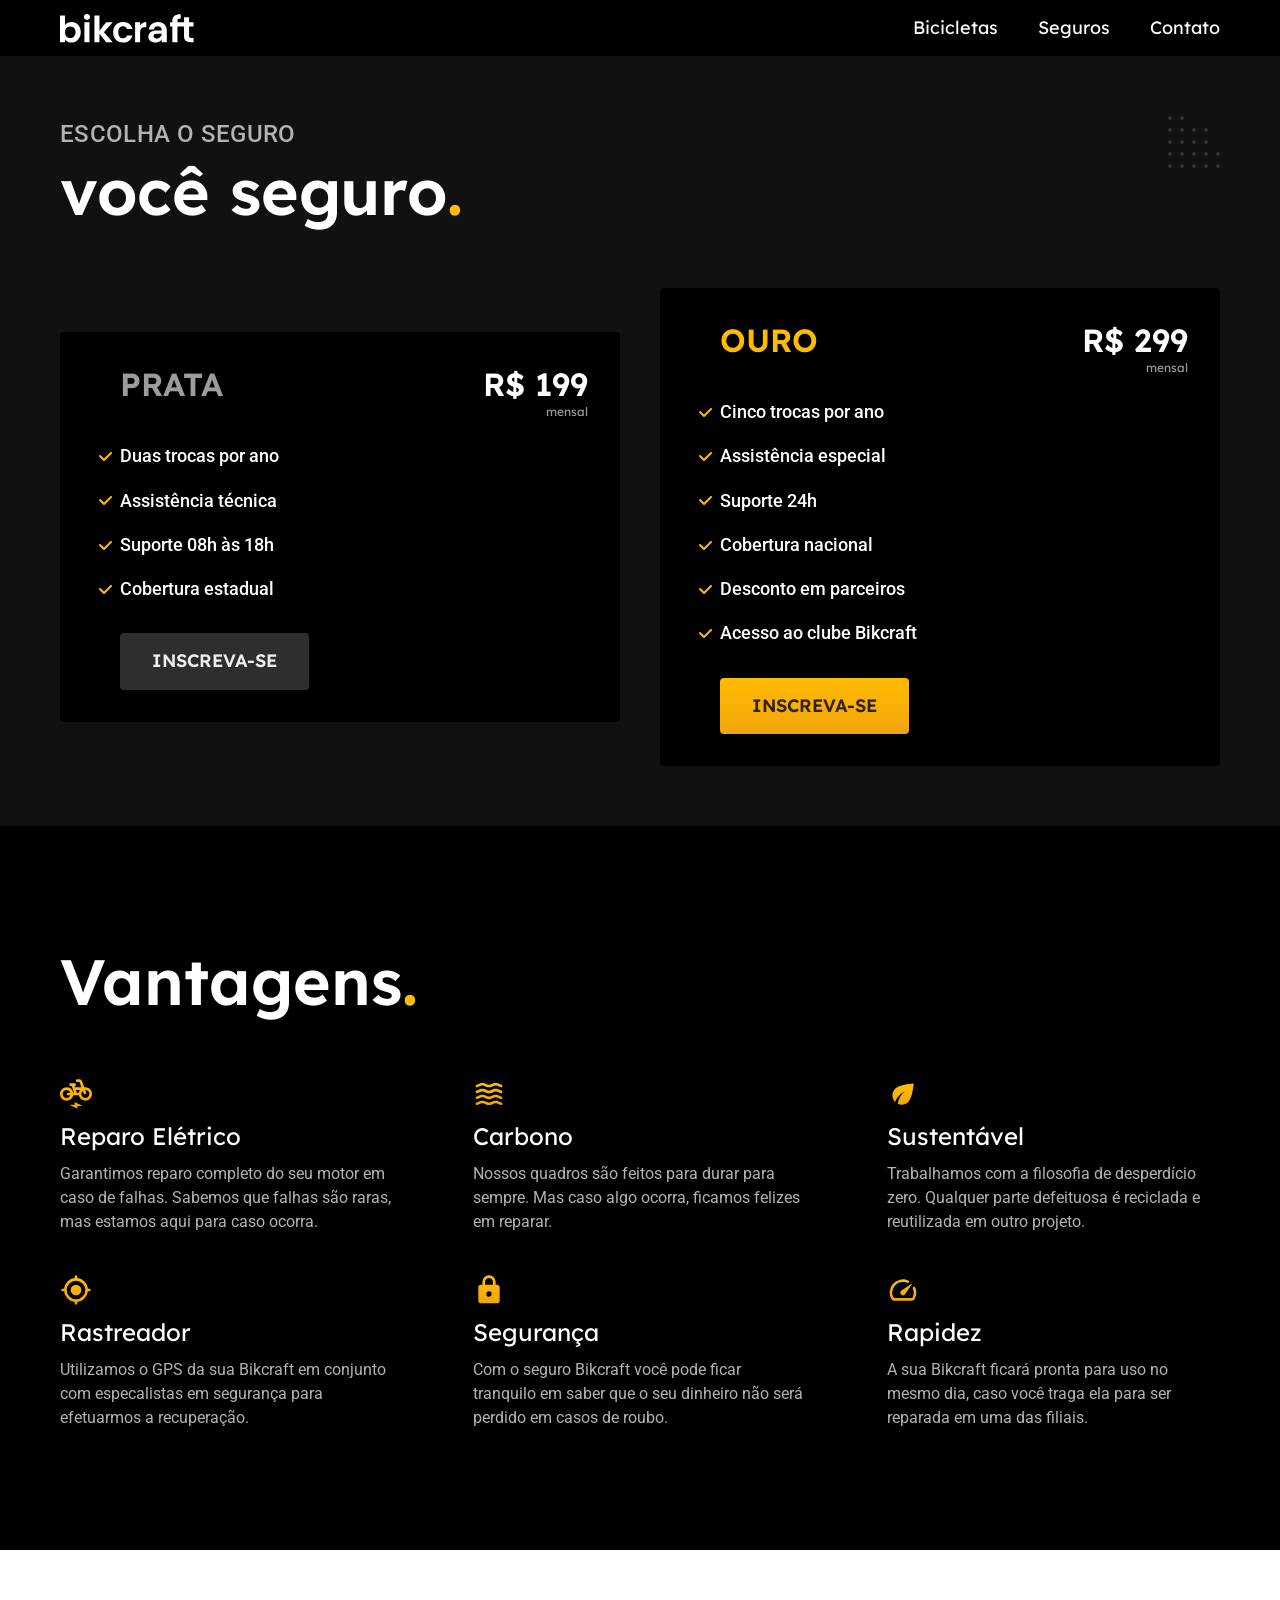
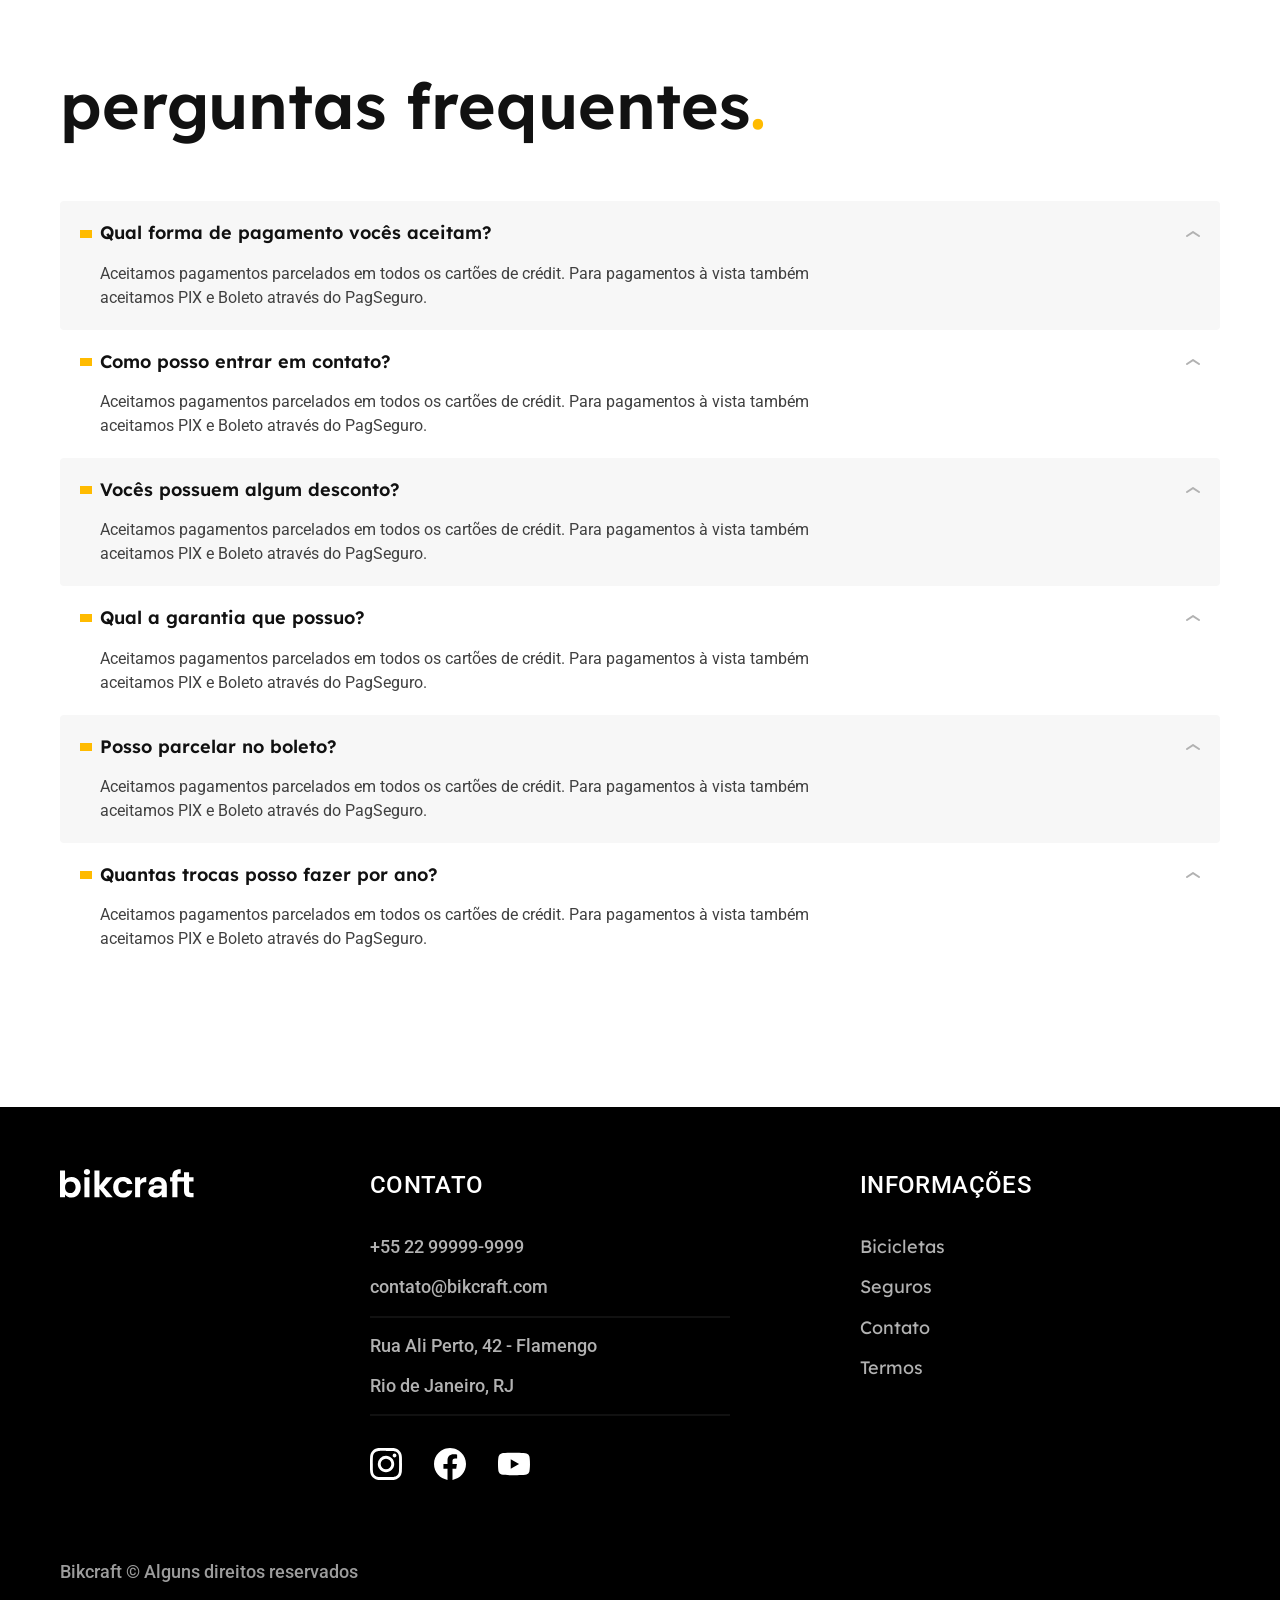
<file: seguros.html>
<!DOCTYPE html>
<html lang="pt-br">

<head>
  <meta charset="UTF-8">
  <meta name="viewport" content="width=device-width, initial-scale=1.0">
  <meta name="description" content="Termos e condições">
  <link rel="preload" href="./styles/style.css" as="style">
  <link rel="stylesheet" href="./styles/style.css">
  <link rel="preconnect" href="https://fonts.googleapis.com">
  <link rel="preconnect" href="https://fonts.gstatic.com" crossorigin>
  <link href="https://fonts.googleapis.com/css2?family=Lexend:wght@100..900&family=Merriweather:ital,opsz,wght@0,18..144,300..900;1,18..144,300..900&family=Nunito:ital,wght@0,200..1000;1,200..1000&family=Roboto:ital,wdth,wght@0,75..100,100..900;1,75..100,100..900&family=Rubik:ital,wght@0,300..900;1,300..900&display=swap" rel="stylesheet">
  <title>Seguros | Bikcraft</title>
</head>

<body id="seguros">
  <header class="header-bg">
    <div class="header container">
      <a href="./index.html"><img src="./img/bikcraft.svg" alt="Bikcraft"></a>

      <nav aria-label="primaria">
        <ul class="header-menu font-1-m cor-0">
          <li><a href="./bicicletas.html">Bicicletas</a></li>
          <li><a href="./seguros.html">Seguros</a></li>
          <li><a href="./contato.html">Contato</a></li>
        </ul>
      </nav>
    </div>
  </header>

  <main class="seguros-bg">
    <div class="titulo-bg">
      <div class="titulo container">
        <p class="font-2-l-b cor-5">Escolha o seguro</p>
        <h1 class="font-1-xxl cor-0">você seguro<span class="cor-p1">.</span></h1>
      </div>
    </div>

    <div class="seguros container">
      <div class="seguros-item">
        <h3 class="font-1-xl cor-6">PRATA</h3>
        <span class="font-1-xl cor-0">R$ 199 <span class="font-1-xs cor-6">mensal</span></span>
        <ul class="font-2-m cor-0">
          <li>Duas trocas por ano</li>
          <li>Assistência técnica</li>
          <li>Suporte 08h às 18h</li>
          <li>Cobertura estadual</li>
        </ul>
        <a class="botao secundario" href="./orcamento.html">Inscreva-se</a>
      </div>
      <div class="seguros-item">
        <h3 class="font-1-xl cor-p1">OURO</h3>
        <span class="font-1-xl cor-0">R$ 299 <span class="font-1-xs cor-6">mensal</span></span>
        <ul class="font-2-m cor-0">
          <li>Cinco trocas por ano</li>
          <li>Assistência especial</li>
          <li>Suporte 24h</li>
          <li>Cobertura nacional</li>
          <li>Desconto em parceiros</li>
          <li>Acesso ao clube Bikcraft</li>
        </ul>
        <a class="botao" href="./orcamento.html">Inscreva-se</a>
      </div>
    </div>
  </main>

  <article class="vantagens-bg">
    <div class="vantagens container">
      <h2 class="font-1-xxl cor-0">Vantagens<span class="cor-p1">.</span></h2>
      <ul>
        <li>
          <img src="./img/icones/eletrica.svg" alt="">
          <h3 class="font-1-l cor-0">Reparo Elétrico</h3>
          <p class="font-2-s cor-5">Garantimos reparo completo do seu motor em caso de falhas. Sabemos que falhas são raras, mas estamos aqui para caso ocorra.</p>
        </li>
        <li>
          <img src="./img/icones/carbono.svg" alt="">
          <h3 class="font-1-l cor-0">Carbono</h3>
          <p class="font-2-s cor-5">Nossos quadros são feitos para durar para sempre. Mas caso algo ocorra, ficamos felizes em reparar.</p>
        </li>
        <li>
          <img src="./img/icones/sustentavel.svg" alt="">
          <h3 class="font-1-l cor-0">Sustentável</h3>
          <p class="font-2-s cor-5">Trabalhamos com a filosofia de desperdício zero. Qualquer parte defeituosa é reciclada e reutilizada em outro projeto.</p>
        </li>
        <li>
          <img src="./img/icones/rastreador.svg" alt="">
          <h3 class="font-1-l cor-0">Rastreador</h3>
          <p class="font-2-s cor-5">Utilizamos o GPS da sua Bikcraft em conjunto com especalistas em segurança para efetuarmos a recuperação.</p>
        </li>
        <li>
          <img src="./img/icones/seguro.svg" alt="">
          <h3 class="font-1-l cor-0">Segurança</h3>
          <p class="font-2-s cor-5">Com o seguro Bikcraft você pode ficar tranquilo em saber que o seu dinheiro não será perdido em casos de roubo.</p>
        </li>
        <li>
          <img src="./img/icones/velocidade.svg" alt="">
          <h3 class="font-1-l cor-0">Rapidez</h3>
          <p class="font-2-s cor-5">A sua Bikcraft ficará pronta para uso no mesmo dia, caso você traga ela para ser reparada em uma das filiais.</p>
        </li>
      </ul>
    </div>
  </article>

  <article class="perguntas container">
    <h2 class="font-1-xxl">perguntas frequentes<span class="cor-p1">.</span></h2>

    <dl>
      <div>
        <dt class="font-1-m-b">Qual forma de pagamento vocês aceitam?</dt>
        <dd class="font-2-s cor-9">Aceitamos pagamentos parcelados em todos os cartões de crédit. Para pagamentos à vista também aceitamos PIX e Boleto através do PagSeguro.</dd>
      </div>
      <div>
        <dt class="font-1-m-b">Como posso entrar em contato?</dt>
        <dd class="font-2-s cor-9">Aceitamos pagamentos parcelados em todos os cartões de crédit. Para pagamentos à vista também aceitamos PIX e Boleto através do PagSeguro.</dd>
      </div>
      <div>
        <dt class="font-1-m-b">Vocês possuem algum desconto?</dt>
        <dd class="font-2-s cor-9">Aceitamos pagamentos parcelados em todos os cartões de crédit. Para pagamentos à vista também aceitamos PIX e Boleto através do PagSeguro.</dd>
      </div>
      <div>
        <dt class="font-1-m-b">Qual a garantia que possuo?</dt>
        <dd class="font-2-s cor-9">Aceitamos pagamentos parcelados em todos os cartões de crédit. Para pagamentos à vista também aceitamos PIX e Boleto através do PagSeguro.</dd>
      </div>
      <div>
        <dt class="font-1-m-b">Posso parcelar no boleto?</dt>
        <dd class="font-2-s cor-9">Aceitamos pagamentos parcelados em todos os cartões de crédit. Para pagamentos à vista também aceitamos PIX e Boleto através do PagSeguro.</dd>
      </div>
      <div>
        <dt class="font-1-m-b">Quantas trocas posso fazer por ano?</dt>
        <dd class="font-2-s cor-9">Aceitamos pagamentos parcelados em todos os cartões de crédit. Para pagamentos à vista também aceitamos PIX e Boleto através do PagSeguro.</dd>
      </div>
    </dl>
  </article>

  <footer class="footer-bg">
    <div class="footer container">
      <img src="./img/bikcraft.svg" alt="Bikcraft">
      <div class="footer-contato">
        <h3 class="font-2-l-b cor-0">Contato</h3>
        <ul class="font-2-m cor-5">
          <li><a href="tel:+5522999999999">+55 22 99999-9999</a></li>
          <li><a href="mailto:contato@bikcraft.com">contato@bikcraft.com</a></li>
          <li>Rua Ali Perto, 42 - Flamengo</li>
          <li>Rio de Janeiro, RJ</li>
        </ul>
        <div class="footer-redes">
          <a href="./"><img src="./img/redes/instagram.svg" alt="Instagram"></a>
          <a href="./"><img src="./img/redes/facebook.svg" alt="Facebook"></a>
          <a href="./"><img src="./img/redes/youtube.svg" alt="YouTube"></a>
        </div>
      </div>
      <div class="footer-informacoes">
        <h3 class="font-2-l-b cor-0">Informações</h3>
        <nav>
          <ul class="font-1-m cor-5">
            <li><a href="./bicicletas.html">Bicicletas</a></li>
            <li><a href="./seguros.html">Seguros</a></li>
            <li><a href="./contato.html">Contato</a></li>
            <li><a href="./termos.html">Termos</a></li>
          </ul>
        </nav>
      </div>
      <p class="footer-copy font-2-m cor-6">Bikcraft © Alguns direitos reservados </p>
    </div>
  </footer>

</body>

</html>
</file>
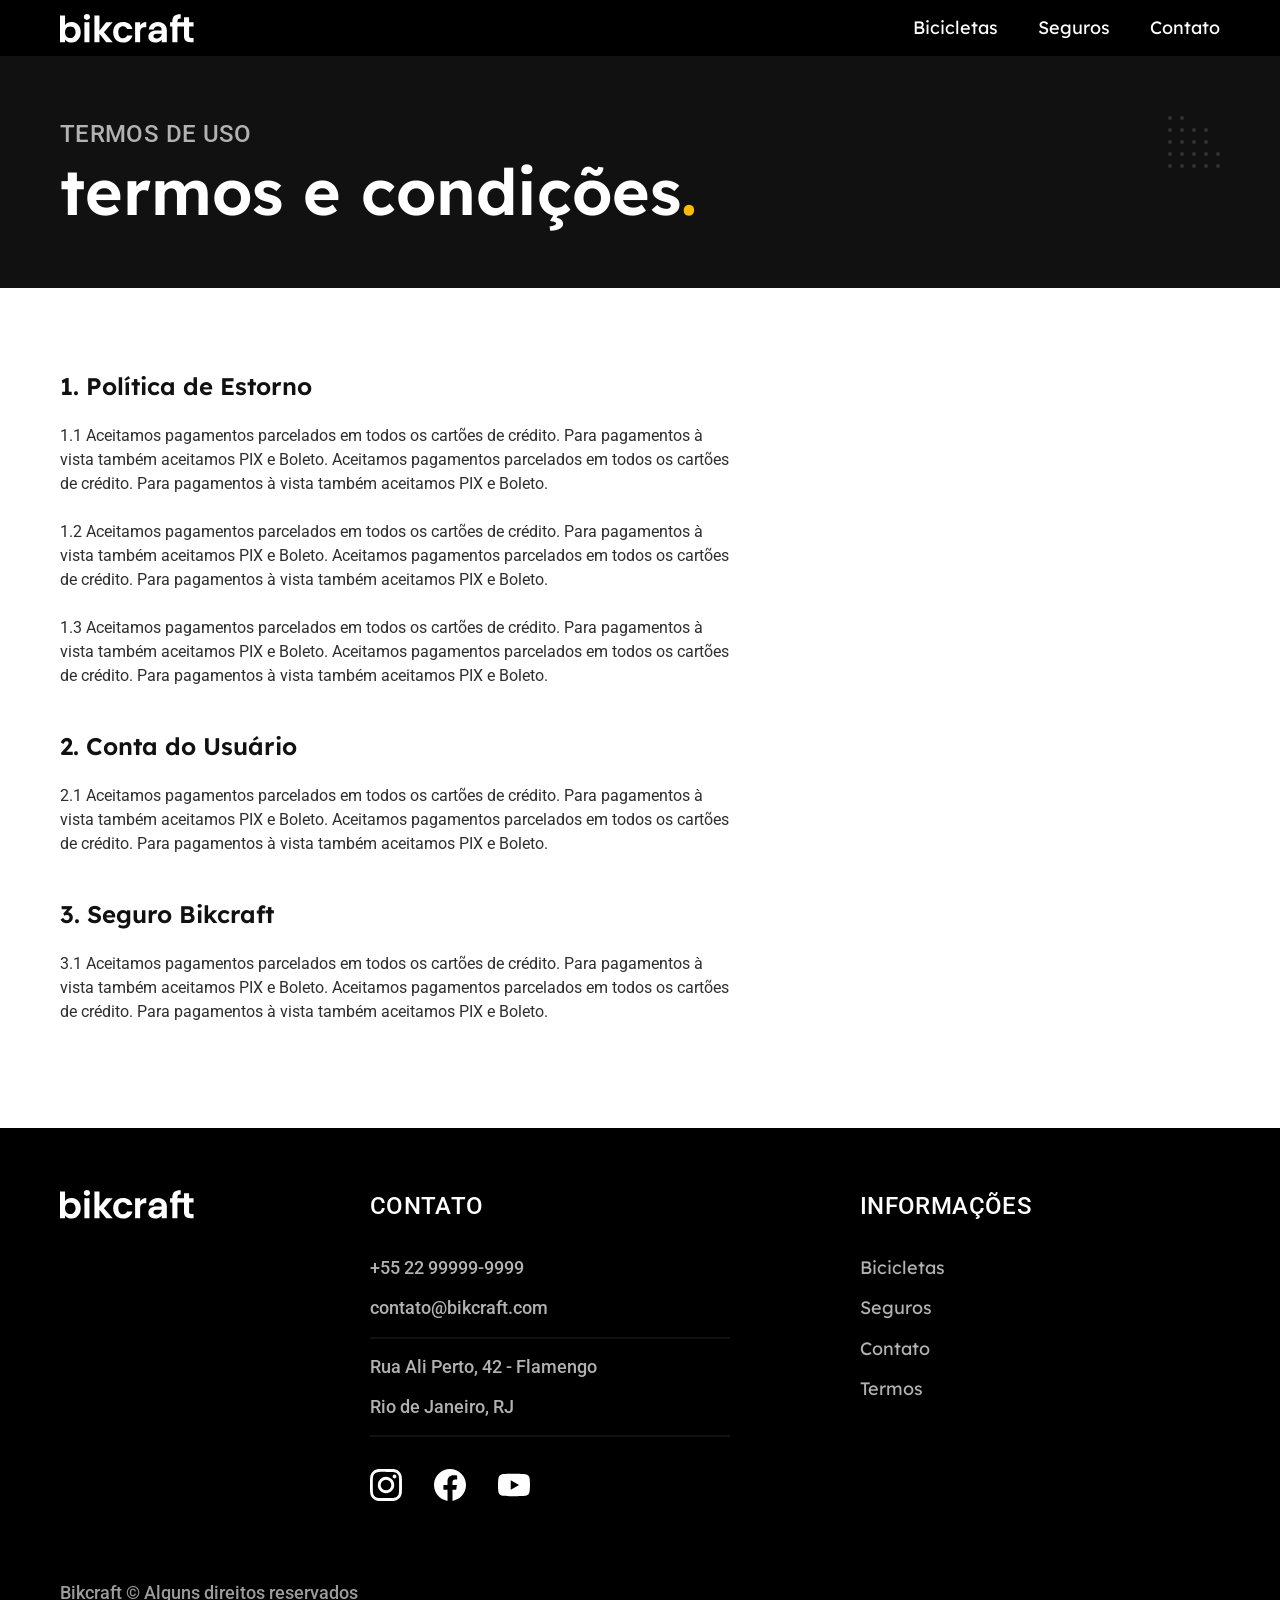
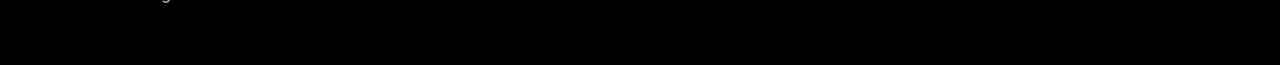
<file: termos.html>
<!DOCTYPE html>
<html lang="pt-br">

<head>
  <meta charset="UTF-8">
  <meta name="viewport" content="width=device-width, initial-scale=1.0">
  <meta name="description" content="Termos e condições">
  <link rel="preload" href="./styles/style.css" as="style">
  <link rel="stylesheet" href="./styles/style.css">
  <link rel="preconnect" href="https://fonts.googleapis.com">
  <link rel="preconnect" href="https://fonts.gstatic.com" crossorigin>
  <link href="https://fonts.googleapis.com/css2?family=Lexend:wght@100..900&family=Merriweather:ital,opsz,wght@0,18..144,300..900;1,18..144,300..900&family=Nunito:ital,wght@0,200..1000;1,200..1000&family=Roboto:ital,wdth,wght@0,75..100,100..900;1,75..100,100..900&family=Rubik:ital,wght@0,300..900;1,300..900&display=swap" rel="stylesheet">
  <title>Termos e Condições | Bikcraft</title>
</head>

<body id="termos">
  <header class="header-bg">
    <div class="header container">
      <a href="./index.html"><img src="./img/bikcraft.svg" alt="Bikcraft"></a>

      <nav aria-label="primaria">
        <ul class="header-menu font-1-m cor-0">
          <li><a href="./bicicletas.html">Bicicletas</a></li>
          <li><a href="./seguros.html">Seguros</a></li>
          <li><a href="./contato.html">Contato</a></li>
        </ul>
      </nav>
    </div>
  </header>

  <main>
    <div class="titulo-bg">
      <div class="titulo container">
        <p class="font-2-l-b cor-5">Termos de uso</p>
        <h1 class="font-1-xxl cor-0">termos e condições<span class="cor-p1">.</span></h1>
      </div>
    </div>

    <div class="termos font-2-s cor-10 container">
      <h2 class="font-1-l cor-11">1. Política de Estorno</h2>
      <p>1.1 Aceitamos pagamentos parcelados em todos os cartões de crédito. Para pagamentos à vista também aceitamos PIX e Boleto. Aceitamos pagamentos parcelados em todos os cartões de crédito. Para pagamentos à vista também aceitamos PIX e Boleto.</p>
      <p>1.2 Aceitamos pagamentos parcelados em todos os cartões de crédito. Para pagamentos à vista também aceitamos PIX e Boleto. Aceitamos pagamentos parcelados em todos os cartões de crédito. Para pagamentos à vista também aceitamos PIX e Boleto.</p>
      <p>1.3 Aceitamos pagamentos parcelados em todos os cartões de crédito. Para pagamentos à vista também aceitamos PIX e Boleto. Aceitamos pagamentos parcelados em todos os cartões de crédito. Para pagamentos à vista também aceitamos PIX e Boleto.</p>
      <h2 class="font-1-l cor-11">2. Conta do Usuário</h2>
      <p>2.1 Aceitamos pagamentos parcelados em todos os cartões de crédito. Para pagamentos à vista também aceitamos PIX e Boleto. Aceitamos pagamentos parcelados em todos os cartões de crédito. Para pagamentos à vista também aceitamos PIX e Boleto.</p>
      <h2 class="font-1-l cor-11">3. Seguro Bikcraft</h2>
      <p>3.1 Aceitamos pagamentos parcelados em todos os cartões de crédito. Para pagamentos à vista também aceitamos PIX e Boleto. Aceitamos pagamentos parcelados em todos os cartões de crédito. Para pagamentos à vista também aceitamos PIX e Boleto.</p>
    </div>
  </main>

  <footer class="footer-bg">
    <div class="footer container">
      <img src="./img/bikcraft.svg" alt="Bikcraft">
      <div class="footer-contato">
        <h3 class="font-2-l-b cor-0">Contato</h3>
        <ul class="font-2-m cor-5">
          <li><a href="tel:+5522999999999">+55 22 99999-9999</a></li>
          <li><a href="mailto:contato@bikcraft.com">contato@bikcraft.com</a></li>
          <li>Rua Ali Perto, 42 - Flamengo</li>
          <li>Rio de Janeiro, RJ</li>
        </ul>
        <div class="footer-redes">
          <a href="./"><img src="./img/redes/instagram.svg" alt="Instagram"></a>
          <a href="./"><img src="./img/redes/facebook.svg" alt="Facebook"></a>
          <a href="./"><img src="./img/redes/youtube.svg" alt="YouTube"></a>
        </div>
      </div>
      <div class="footer-informacoes">
        <h3 class="font-2-l-b cor-0">Informações</h3>
        <nav>
          <ul class="font-1-m cor-5">
            <li><a href="./bicicletas.html">Bicicletas</a></li>
            <li><a href="./seguros.html">Seguros</a></li>
            <li><a href="./contato.html">Contato</a></li>
            <li><a href="./termos.html">Termos</a></li>
          </ul>
        </nav>
      </div>
      <p class="footer-copy font-2-m cor-6">Bikcraft © Alguns direitos reservados </p>
    </div>
  </footer>

</body>

</html>
</file>
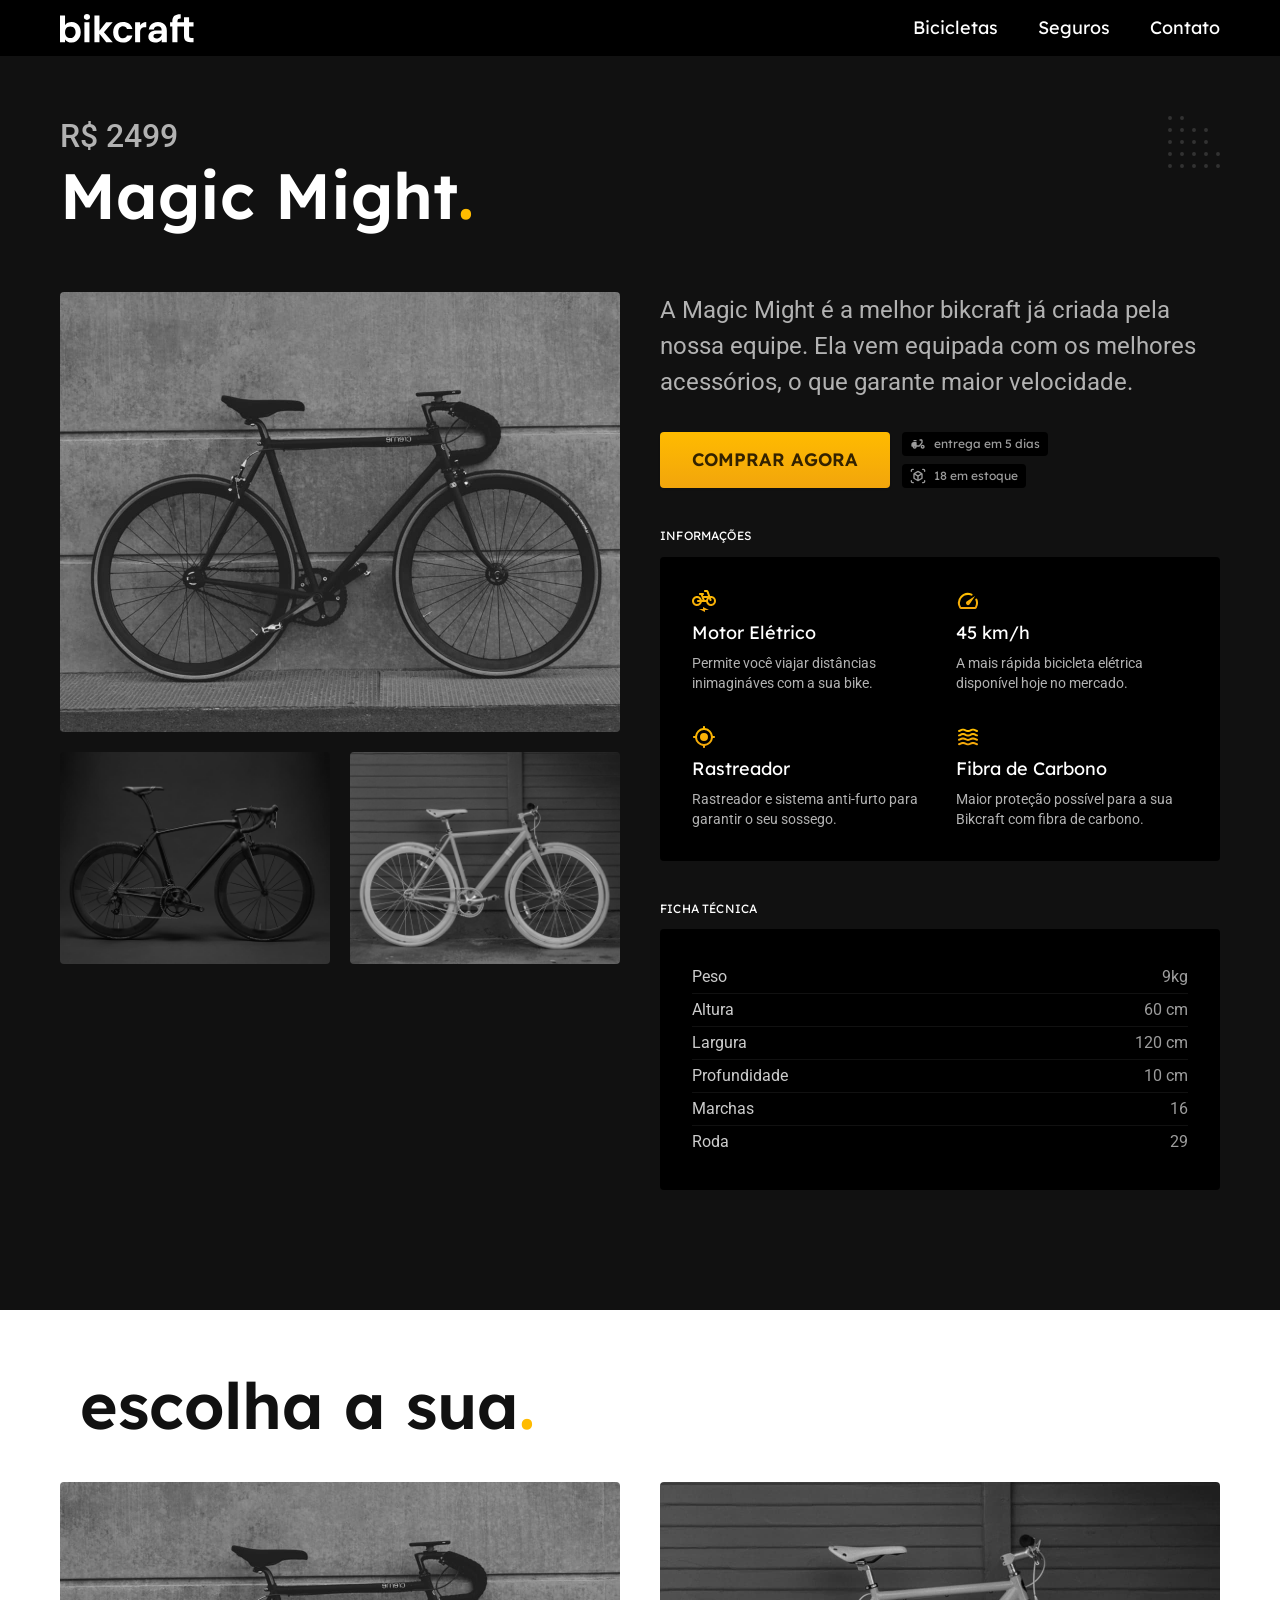
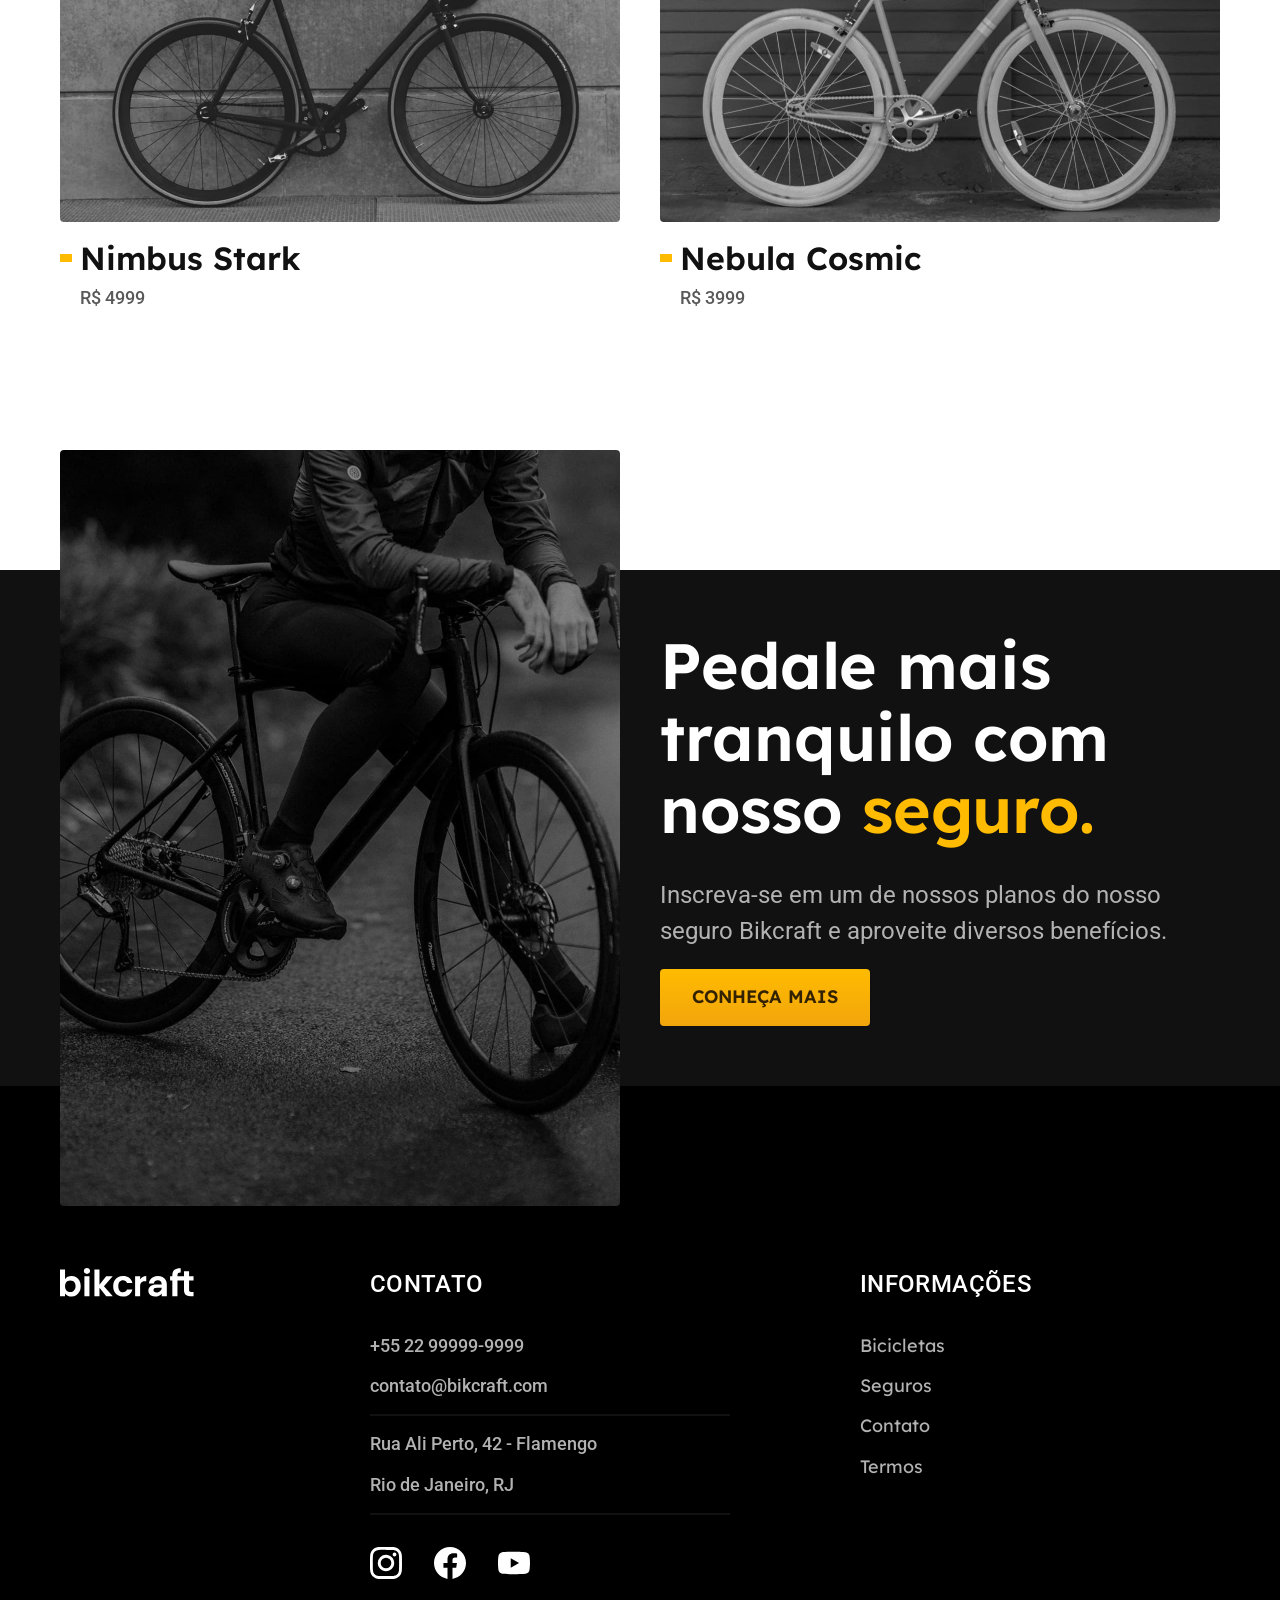
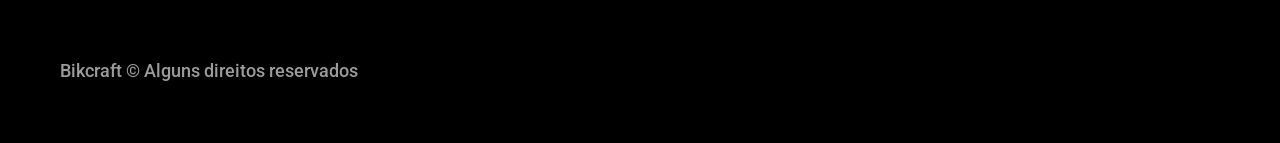
<file: bicicletas/magic.html>
<!DOCTYPE html>
<html lang="pt-br">

<head>
  <meta charset="UTF-8">
  <meta name="viewport" content="width=device-width, initial-scale=1.0">
  <meta name="description" content="Termos e condições">
  <link rel="stylesheet" href="../styles/style.css">
  <link rel="preconnect" href="https://fonts.googleapis.com">
  <link rel="preconnect" href="https://fonts.gstatic.com" crossorigin>
  <link href="https://fonts.googleapis.com/css2?family=Lexend:wght@100..900&family=Merriweather:ital,opsz,wght@0,18..144,300..900;1,18..144,300..900&family=Nunito:ital,wght@0,200..1000;1,200..1000&family=Roboto:ital,wdth,wght@0,75..100,100..900;1,75..100,100..900&family=Rubik:ital,wght@0,300..900;1,300..900&display=swap" rel="stylesheet">
  <title>Magic | Bikcraft</title>
</head>

<body id="bicicleta">
  <header class="header-bg">
    <div class="header container">
      <a href="../index.html"><img src="../img/bikcraft.svg" alt="Bikcraft"></a>

      <nav aria-label="primaria">
        <ul class="header-menu font-1-m cor-0">
          <li><a href="../bicicletas.html">Bicicletas</a></li>
          <li><a href="../seguros.html">Seguros</a></li>
          <li><a href="../contato.html">Contato</a></li>
        </ul>
      </nav>
    </div>
  </header>

  <main class="titulo-bg">
    <div>
      <div class="titulo container">
        <p class="font-2-xl cor-5">R$ 2499</p>
        <h1 class="font-1-xxl cor-0">Magic Might<span class="cor-p1">.</span></h1>
      </div>
    </div>
    <div class="bicicleta container">
      <div class="bicicleta-imagens">
        <img src="../img/bicicleta/nimbus2.jpg" alt="">
        <img src="../img/bicicleta/nimbus1.jpg" alt="">
        <img src="../img/bicicleta/nimbus3.jpg" alt="">
      </div>
      <div class="bicicleta-conteudo">
        <p class="font-2-l cor-5">A Magic Might é a melhor bikcraft já criada pela nossa equipe. Ela vem equipada com os melhores acessórios, o que garante maior velocidade.</p>
        <div class="bicicleta-comprar">
          <a class="botao" href="../orcamento.html">Comprar Agora</a>
          <span class="font-1-xs cor-6"><img src="../img/icones/entrega.svg" alt="">entrega em 5 dias</span>
          <span class="font-1-xs cor-6"><img src="../img/icones/estoque.svg" alt="">18 em estoque</span>
        </div>
        <h2 class="font-1-xs cor-0">Informações</h2>
        <ul class="bicicleta-informacoes">
          <li>
            <img src="../img/icones/eletrica.svg" alt="">
            <h3 class="font-1-m cor-0">Motor Elétrico</h3>
            <p class="font-2-xs cor-5">Permite você viajar distâncias inimagináves com a sua bike.</p>
          </li>
          <li>
            <img src="../img/icones/velocidade.svg" alt="">
            <h3 class="font-1-m cor-0">45 km/h</h3>
            <p class="font-2-xs cor-5">A mais rápida bicicleta elétrica disponível hoje no mercado.</p>
          </li>
          <li>
            <img src="../img/icones/rastreador.svg" alt="">
            <h3 class="font-1-m cor-0">Rastreador</h3>
            <p class="font-2-xs cor-5">Rastreador e sistema anti-furto para garantir o seu sossego.</p>
          </li>
          <li>
            <img src="../img/icones/carbono.svg" alt="">
            <h3 class="font-1-m cor-0">Fibra de Carbono</h3>
            <p class="font-2-xs cor-5">Maior proteção possível para a sua Bikcraft com fibra de carbono.</p>
          </li>
        </ul>
        <h2 class="font-1-xs cor-0">Ficha Técnica</h2>
        <ul class="bicicleta-ficha font-2-s cor-4">
          <li>Peso <span>9kg</span></li>
          <li>Altura <span>60 cm</span></li>
          <li>Largura <span>120 cm</span></li>
          <li>Profundidade <span>10 cm</span></li>
          <li>Marchas <span>16</span></li>
          <li>Roda <span>29</span></li>
        </ul>
      </div>
    </div>
  </main>

  <article class="bicicletas-lista container">
    <h2 class="container font-1-xxl">escolha a sua<span class="cor-p1">.</span></h2>

    <ul>
      <li><a href="./nimbus.html">
          <img src="../img/bicicletas/magic.jpg" alt="Bicicleta preta">
          <h3 class="font-1-xl">Nimbus Stark</h3>
          <span class="font-2-m cor-8">R$ 4999</span>
        </a>
      </li>
      <li><a href="./nebula.html">
          <img src="../img/bicicletas/nebula.jpg" alt="Bicicleta preta">
          <h3 class="font-1-xl">Nebula Cosmic</h3>
          <span class="font-2-m cor-8">R$ 3999</span>
        </a>
      </li>
    </ul>
  </article>

  <article class="seguro-bg">
    <div class="seguro container">
      <div class="seguro-imagem">
        <img src="../img/fotos/seguros.jpg" alt="Pessoa parada em cima de uma bicicleta.">
      </div>
      <div class="seguro-conteudo">
        <h2 class="font-1-xxl cor-0">Pedale mais tranquilo com nosso <span class="cor-p1">seguro.</span></h2>
        <p class="font-2-l cor-5">Inscreva-se em um de nossos planos do nosso seguro Bikcraft e aproveite diversos benefícios.</p>
        <a class="botao" href="../seguros.html">Conheça Mais</a>
      </div>
    </div>

  </article>

  <footer class="footer-bg">
    <div class="footer container">
      <img src="../img/bikcraft.svg" alt="Bikcraft">
      <div class="footer-contato">
        <h3 class="font-2-l-b cor-0">Contato</h3>
        <ul class="font-2-m cor-5">
          <li><a href="tel:+5522999999999">+55 22 99999-9999</a></li>
          <li><a href="mailto:contato@bikcraft.com">contato@bikcraft.com</a></li>
          <li>Rua Ali Perto, 42 - Flamengo</li>
          <li>Rio de Janeiro, RJ</li>
        </ul>
        <div class="footer-redes">
          <a href="../"><img src="../img/redes/instagram.svg" alt="Instagram"></a>
          <a href="../"><img src="../img/redes/facebook.svg" alt="Facebook"></a>
          <a href="../"><img src="../img/redes/youtube.svg" alt="YouTube"></a>
        </div>
      </div>
      <div class="footer-informacoes">
        <h3 class="font-2-l-b cor-0">Informações</h3>
        <nav>
          <ul class="font-1-m cor-5">
            <li><a href="../bicicletas.html">Bicicletas</a></li>
            <li><a href="../seguros.html">Seguros</a></li>
            <li><a href="../contato.html">Contato</a></li>
            <li><a href="../termos.html">Termos</a></li>
          </ul>
        </nav>
      </div>
      <p class="footer-copy font-2-m cor-6">Bikcraft © Alguns direitos reservados </p>
    </div>
  </footer>

</body>

</html>
</file>
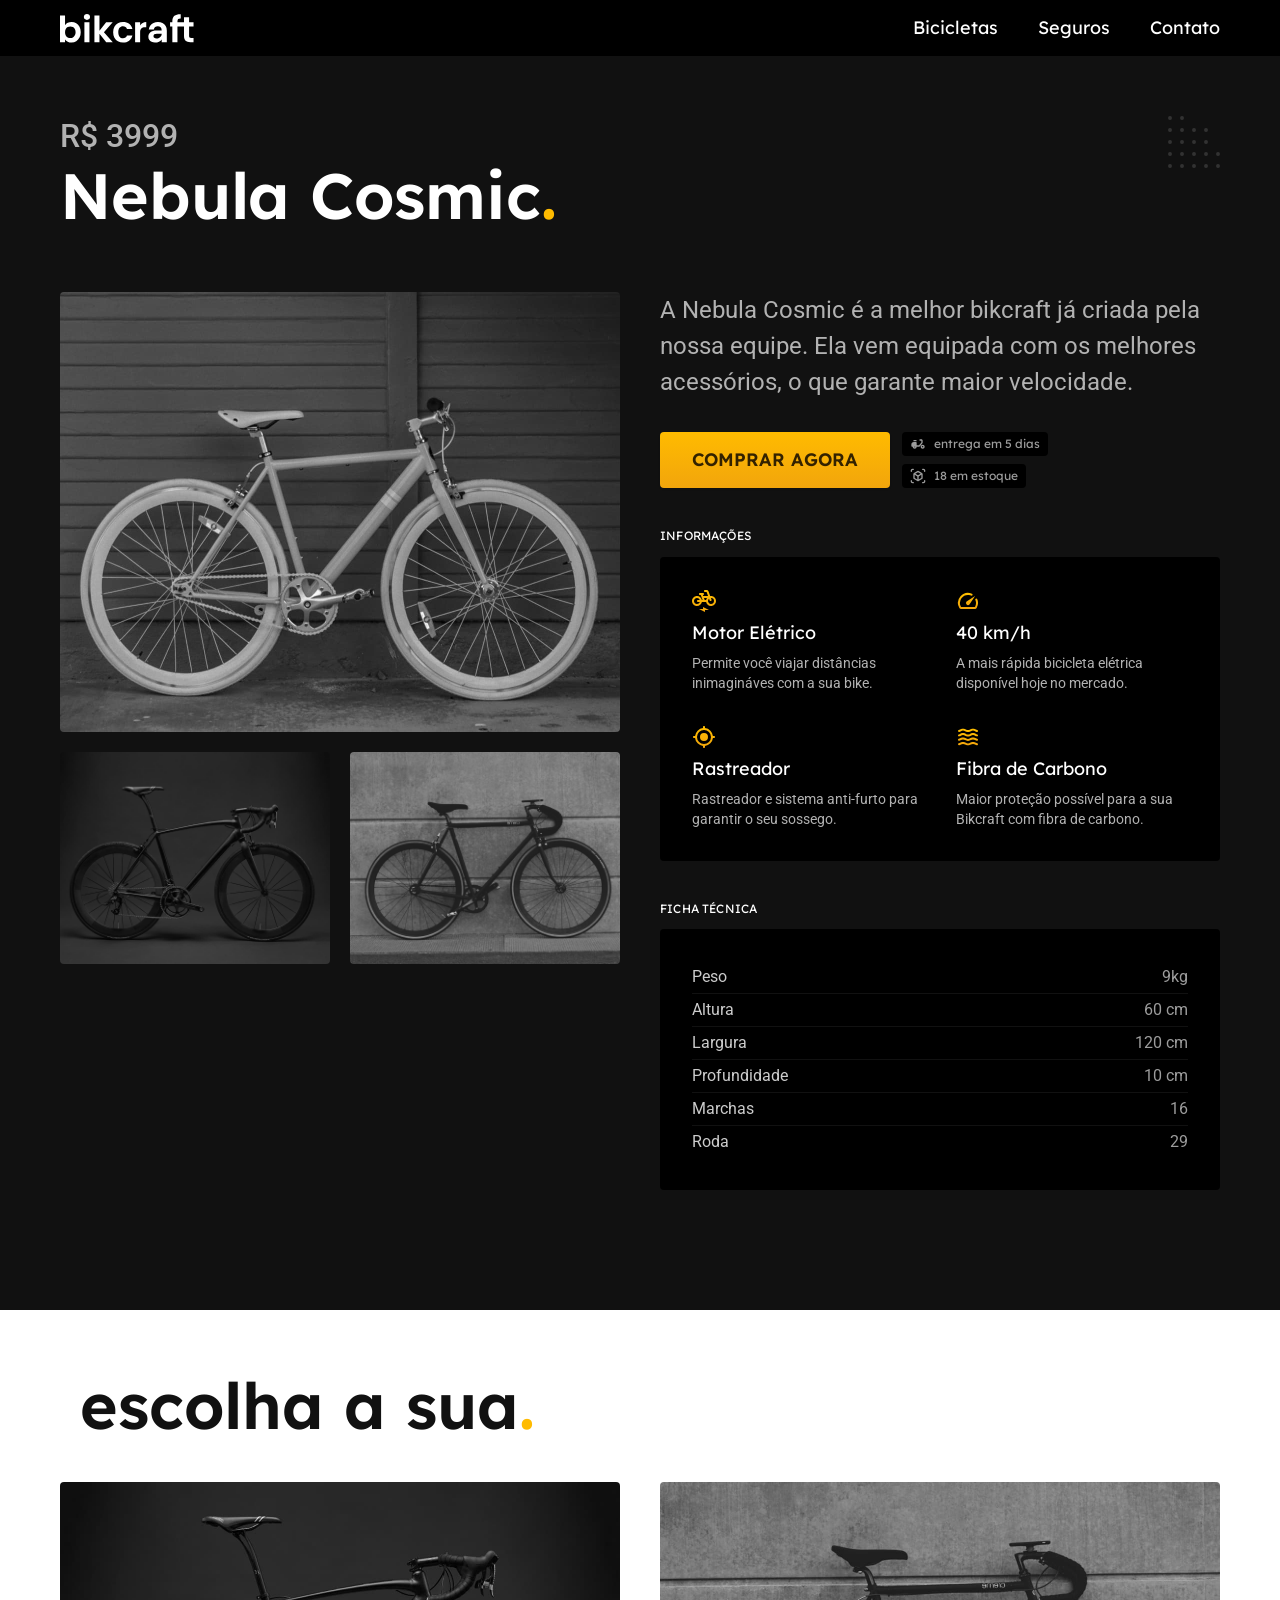
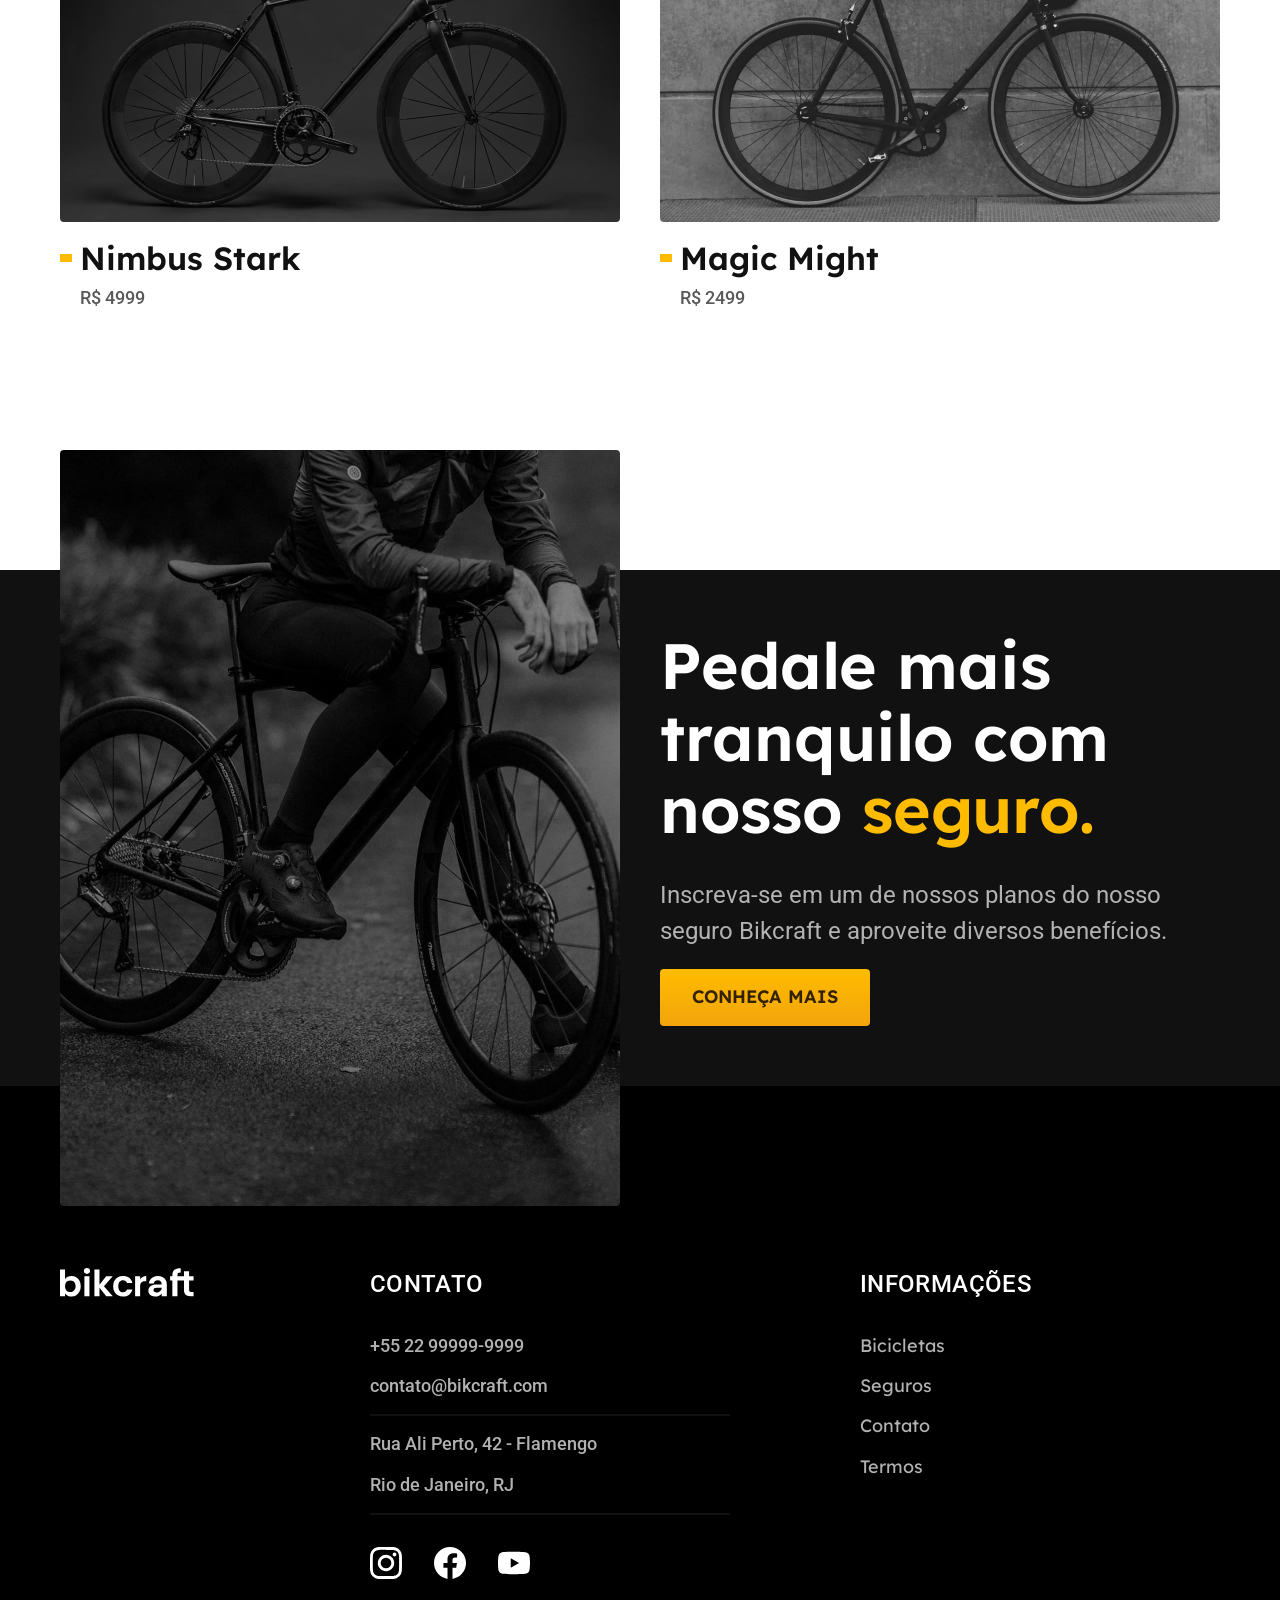
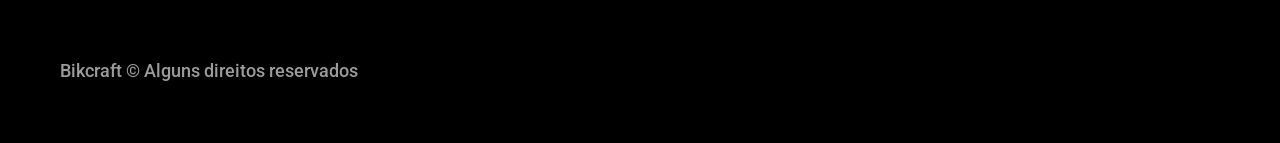
<file: bicicletas/nebula.html>
<!DOCTYPE html>
<html lang="pt-br">

<head>
  <meta charset="UTF-8">
  <meta name="viewport" content="width=device-width, initial-scale=1.0">
  <meta name="description" content="Termos e condições">
  <link rel="stylesheet" href="../styles/style.css">
  <link rel="preconnect" href="https://fonts.googleapis.com">
  <link rel="preconnect" href="https://fonts.gstatic.com" crossorigin>
  <link href="https://fonts.googleapis.com/css2?family=Lexend:wght@100..900&family=Merriweather:ital,opsz,wght@0,18..144,300..900;1,18..144,300..900&family=Nunito:ital,wght@0,200..1000;1,200..1000&family=Roboto:ital,wdth,wght@0,75..100,100..900;1,75..100,100..900&family=Rubik:ital,wght@0,300..900;1,300..900&display=swap" rel="stylesheet">
  <title>Nebula | Bikcraft</title>
</head>

<body id="bicicleta">
  <header class="header-bg">
    <div class="header container">
      <a href="../index.html"><img src="../img/bikcraft.svg" alt="Bikcraft"></a>

      <nav aria-label="primaria">
        <ul class="header-menu font-1-m cor-0">
          <li><a href="../bicicletas.html">Bicicletas</a></li>
          <li><a href="../seguros.html">Seguros</a></li>
          <li><a href="../contato.html">Contato</a></li>
        </ul>
      </nav>
    </div>
  </header>

  <main class="titulo-bg">
    <div>
      <div class="titulo container">
        <p class="font-2-xl cor-5">R$ 3999</p>
        <h1 class="font-1-xxl cor-0">Nebula Cosmic<span class="cor-p1">.</span></h1>
      </div>
    </div>
    <div class="bicicleta container">
      <div class="bicicleta-imagens">
        <img src="../img/bicicleta/nimbus3.jpg" alt="">
        <img src="../img/bicicleta/nimbus1.jpg" alt="">
        <img src="../img/bicicleta/nimbus2.jpg" alt="">
      </div>
      <div class="bicicleta-conteudo">
        <p class="font-2-l cor-5">A Nebula Cosmic é a melhor bikcraft já criada pela nossa equipe. Ela vem equipada com os melhores acessórios, o que garante maior velocidade.</p>
        <div class="bicicleta-comprar">
          <a class="botao" href="../orcamento.html">Comprar Agora</a>
          <span class="font-1-xs cor-6"><img src="../img/icones/entrega.svg" alt="">entrega em 5 dias</span>
          <span class="font-1-xs cor-6"><img src="../img/icones/estoque.svg" alt="">18 em estoque</span>
        </div>
        <h2 class="font-1-xs cor-0">Informações</h2>
        <ul class="bicicleta-informacoes">
          <li>
            <img src="../img/icones/eletrica.svg" alt="">
            <h3 class="font-1-m cor-0">Motor Elétrico</h3>
            <p class="font-2-xs cor-5">Permite você viajar distâncias inimagináves com a sua bike.</p>
          </li>
          <li>
            <img src="../img/icones/velocidade.svg" alt="">
            <h3 class="font-1-m cor-0">40 km/h</h3>
            <p class="font-2-xs cor-5">A mais rápida bicicleta elétrica disponível hoje no mercado.</p>
          </li>
          <li>
            <img src="../img/icones/rastreador.svg" alt="">
            <h3 class="font-1-m cor-0">Rastreador</h3>
            <p class="font-2-xs cor-5">Rastreador e sistema anti-furto para garantir o seu sossego.</p>
          </li>
          <li>
            <img src="../img/icones/carbono.svg" alt="">
            <h3 class="font-1-m cor-0">Fibra de Carbono</h3>
            <p class="font-2-xs cor-5">Maior proteção possível para a sua Bikcraft com fibra de carbono.</p>
          </li>
        </ul>
        <h2 class="font-1-xs cor-0">Ficha Técnica</h2>
        <ul class="bicicleta-ficha font-2-s cor-4">
          <li>Peso <span>9kg</span></li>
          <li>Altura <span>60 cm</span></li>
          <li>Largura <span>120 cm</span></li>
          <li>Profundidade <span>10 cm</span></li>
          <li>Marchas <span>16</span></li>
          <li>Roda <span>29</span></li>
        </ul>
      </div>
    </div>
  </main>

  <article class="bicicletas-lista container">
    <h2 class="container font-1-xxl">escolha a sua<span class="cor-p1">.</span></h2>

    <ul>
      <li><a href="./nimbus.html">
          <img src="../img/bicicletas/nimbus.jpg" alt="Bicicleta preta">
          <h3 class="font-1-xl">Nimbus Stark</h3>
          <span class="font-2-m cor-8">R$ 4999</span>
        </a>
      </li>
      <li><a href="./magic.html">
          <img src="../img/bicicletas/magic.jpg" alt="Bicicleta preta">
          <h3 class="font-1-xl">Magic Might</h3>
          <span class="font-2-m cor-8">R$ 2499</span>
        </a>
      </li>
    </ul>
  </article>

  <article class="seguro-bg">
    <div class="seguro container">
      <div class="seguro-imagem">
        <img src="../img/fotos/seguros.jpg" alt="Pessoa parada em cima de uma bicicleta.">
      </div>
      <div class="seguro-conteudo">
        <h2 class="font-1-xxl cor-0">Pedale mais tranquilo com nosso <span class="cor-p1">seguro.</span></h2>
        <p class="font-2-l cor-5">Inscreva-se em um de nossos planos do nosso seguro Bikcraft e aproveite diversos benefícios.</p>
        <a class="botao" href="../seguros.html">Conheça Mais</a>
      </div>
    </div>

  </article>

  <footer class="footer-bg">
    <div class="footer container">
      <img src="../img/bikcraft.svg" alt="Bikcraft">
      <div class="footer-contato">
        <h3 class="font-2-l-b cor-0">Contato</h3>
        <ul class="font-2-m cor-5">
          <li><a href="tel:+5522999999999">+55 22 99999-9999</a></li>
          <li><a href="mailto:contato@bikcraft.com">contato@bikcraft.com</a></li>
          <li>Rua Ali Perto, 42 - Flamengo</li>
          <li>Rio de Janeiro, RJ</li>
        </ul>
        <div class="footer-redes">
          <a href="../"><img src="../img/redes/instagram.svg" alt="Instagram"></a>
          <a href="../"><img src="../img/redes/facebook.svg" alt="Facebook"></a>
          <a href="../"><img src="../img/redes/youtube.svg" alt="YouTube"></a>
        </div>
      </div>
      <div class="footer-informacoes">
        <h3 class="font-2-l-b cor-0">Informações</h3>
        <nav>
          <ul class="font-1-m cor-5">
            <li><a href="../bicicletas.html">Bicicletas</a></li>
            <li><a href="../seguros.html">Seguros</a></li>
            <li><a href="../contato.html">Contato</a></li>
            <li><a href="../termos.html">Termos</a></li>
          </ul>
        </nav>
      </div>
      <p class="footer-copy font-2-m cor-6">Bikcraft © Alguns direitos reservados </p>
    </div>
  </footer>

</body>

</html>
</file>
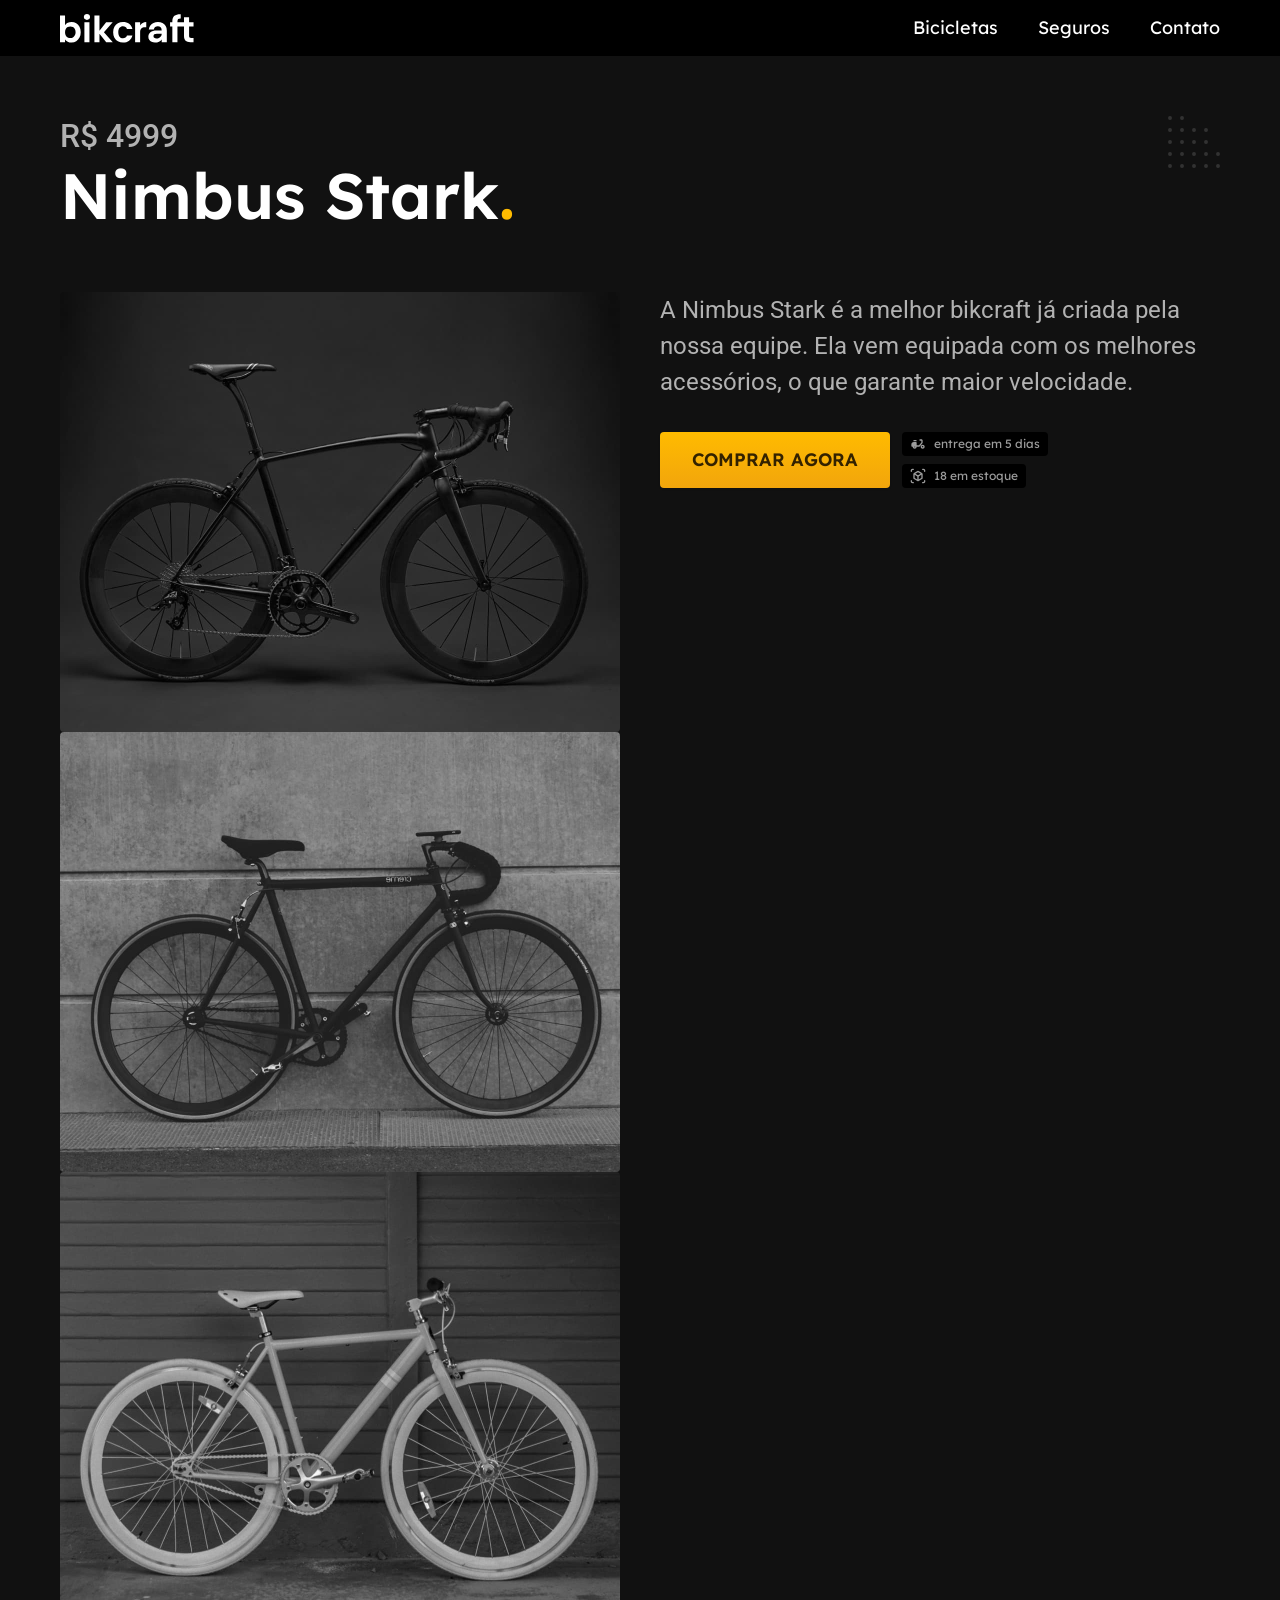
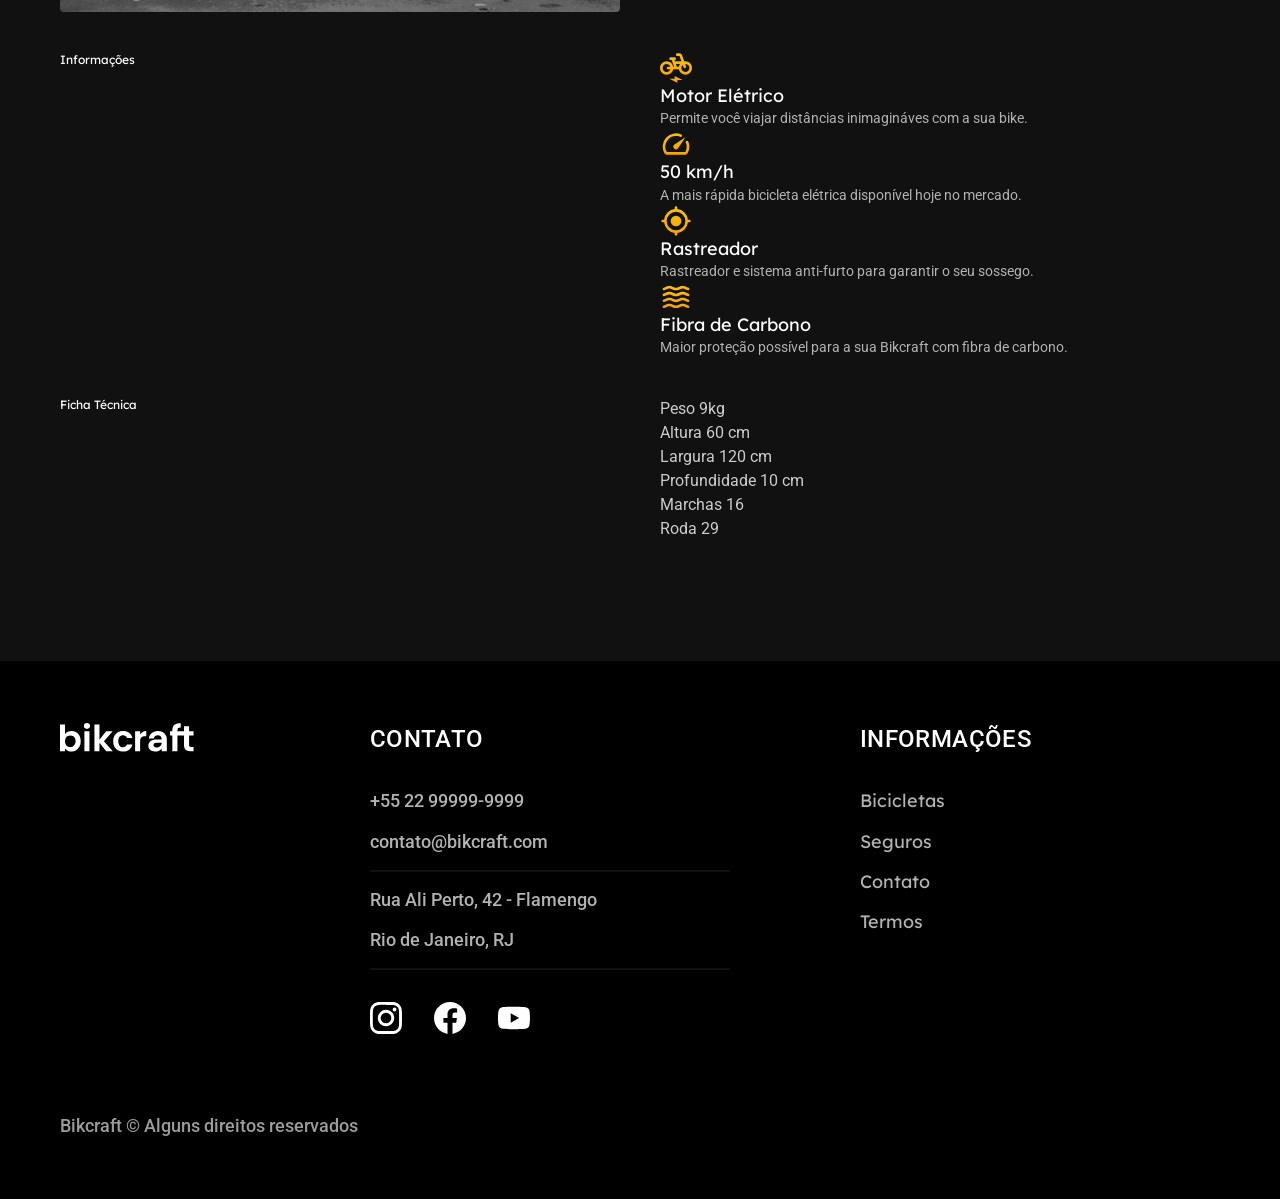
<file: bicicletas/nimbus.html>
<!DOCTYPE html>
<html lang="pt-br">

<head>
  <meta charset="UTF-8">
  <meta name="viewport" content="width=device-width, initial-scale=1.0">
  <meta name="description" content="Termos e condições">
  <link rel="stylesheet" href="../styles/style.css">
  <link rel="preconnect" href="https://fonts.googleapis.com">
  <link rel="preconnect" href="https://fonts.gstatic.com" crossorigin>
  <link href="https://fonts.googleapis.com/css2?family=Lexend:wght@100..900&family=Merriweather:ital,opsz,wght@0,18..144,300..900;1,18..144,300..900&family=Nunito:ital,wght@0,200..1000;1,200..1000&family=Roboto:ital,wdth,wght@0,75..100,100..900;1,75..100,100..900&family=Rubik:ital,wght@0,300..900;1,300..900&display=swap" rel="stylesheet">
  <title>Termos e Condições | Bikcraft</title>
</head>

<body id="termos">
  <header class="header-bg">
    <div class="header container">
      <a href="../index.html"><img src="../img/bikcraft.svg" alt="Bikcraft"></a>

      <nav aria-label="primaria">
        <ul class="header-menu font-1-m cor-0">
          <li><a href="../bicicletas.html">Bicicletas</a></li>
          <li><a href="../seguros.html">Seguros</a></li>
          <li><a href="../contato.html">Contato</a></li>
        </ul>
      </nav>
    </div>
  </header>

  <main class="titulo-bg">
    <div>
      <div class="titulo container">
        <p class="font-2-xl cor-5">R$ 4999</p>
        <h1 class="font-1-xxl cor-0">Nimbus Stark<span class="cor-p1">.</span></h1>
      </div>
    </div>
    <div class="bicicleta container">
      <div class="bicicletas-imagens">
        <img src="../img/bicicleta/nimbus1.jpg" alt="">
        <img src="../img/bicicleta/nimbus2.jpg" alt="">
        <img src="../img/bicicleta/nimbus3.jpg" alt="">
      </div>
      <div class="bicicleta-conteudo">
        <p class="font-2-l cor-5">A Nimbus Stark é a melhor bikcraft já criada pela nossa equipe. Ela vem equipada com os melhores acessórios, o que garante maior velocidade.</p>
        <div class="bicicleta-comprar">
          <a class="botao" href="../orcamento.html">Comprar Agora</a>
          <span class="font-1-xs cor-6"><img src="../img/icones/entrega.svg" alt="">entrega em 5 dias</span>
          <span class="font-1-xs cor-6"><img src="../img/icones/estoque.svg" alt="">18 em estoque</span>
        </div>
      </div>
      <h2 class="font-1-xs cor-0">Informações</h2>
      <ul class="bicicletas-informaçoes">
        <li>
          <img src="../img/icones/eletrica.svg" alt="">
          <h3 class="font-1-m cor-0">Motor Elétrico</h3>
          <p class="font-2-xs cor-5">Permite você viajar distâncias inimagináves com a sua bike.</p>
        </li>
        <li>
          <img src="../img/icones/velocidade.svg" alt="">
          <h3 class="font-1-m cor-0">50 km/h</h3>
          <p class="font-2-xs cor-5">A mais rápida bicicleta elétrica disponível hoje no mercado.</p>
        </li>
        <li>
          <img src="../img/icones/rastreador.svg" alt="">
          <h3 class="font-1-m cor-0">Rastreador</h3>
          <p class="font-2-xs cor-5">Rastreador e sistema anti-furto para garantir o seu sossego.</p>
        </li>
        <li>
          <img src="../img/icones/carbono.svg" alt="">
          <h3 class="font-1-m cor-0">Fibra de Carbono</h3>
          <p class="font-2-xs cor-5">Maior proteção possível para a sua Bikcraft com fibra de carbono.</p>
        </li>
      </ul>
      <h2 class="font-1-xs cor-0">Ficha Técnica</h2>
      <ul class="bicicletas-ficha font-2-s cor-4">
        <li>Peso <span>9kg</span></li>
        <li>Altura <span>60 cm</span></li>
        <li>Largura <span>120 cm</span></li>
        <li>Profundidade <span>10 cm</span></li>
        <li>Marchas <span>16</span></li>
        <li>Roda <span>29</span></li>
      </ul>
    </div>

  </main>

  <footer class="footer-bg">
    <div class="footer container">
      <img src="../img/bikcraft.svg" alt="Bikcraft">
      <div class="footer-contato">
        <h3 class="font-2-l-b cor-0">Contato</h3>
        <ul class="font-2-m cor-5">
          <li><a href="tel:+5522999999999">+55 22 99999-9999</a></li>
          <li><a href="mailto:contato@bikcraft.com">contato@bikcraft.com</a></li>
          <li>Rua Ali Perto, 42 - Flamengo</li>
          <li>Rio de Janeiro, RJ</li>
        </ul>
        <div class="footer-redes">
          <a href="../"><img src="../img/redes/instagram.svg" alt="Instagram"></a>
          <a href="../"><img src="../img/redes/facebook.svg" alt="Facebook"></a>
          <a href="../"><img src="../img/redes/youtube.svg" alt="YouTube"></a>
        </div>
      </div>
      <div class="footer-informacoes">
        <h3 class="font-2-l-b cor-0">Informações</h3>
        <nav>
          <ul class="font-1-m cor-5">
            <li><a href="../bicicletas.html">Bicicletas</a></li>
            <li><a href="../seguros.html">Seguros</a></li>
            <li><a href="../contato.html">Contato</a></li>
            <li><a href="../termos.html">Termos</a></li>
          </ul>
        </nav>
      </div>
      <p class="footer-copy font-2-m cor-6">Bikcraft © Alguns direitos reservados </p>
    </div>
  </footer>

</body>

</html>
</file>
<file: styles/style.css>
@import url('./global/global.css');
@import url('./utilidades/tipografia.css');
@import url('./utilidades/cores.css');

@import url('./global/header.css');
@import url('./global/footer.css');

/* Utilidades */
@import url('./utilidades/componentes.css');
@import url('./utilidades/formulario.css');

/* HomePage */
@import url('./home/introducao.css');
@import url('./home/tecnologia.css');
@import url('./home/parceiros.css');
@import url('./home/depoimento.css');

/* Bicicletas */
@import url('./bicicletas/bicicletas-lista.css');
@import url('./bicicletas/bicicletas.css');

/* Seguros */
@import url('./seguros/seguros.css');
@import url('./seguros/vantagens.css');
@import url('./seguros/perguntas.css');

/* Termos */
@import url('./termos/termos.css');

/* Bicicleta */
@import url('./bicicleta/bicicleta.css');
@import url('./bicicleta/seguro.css');

/* Contato */
@import url('./contato/contato.css');
@import url('./contato/lojas.css');

/* Orçamento */
@import url('./orcamento/orcamento.css');
</file>
